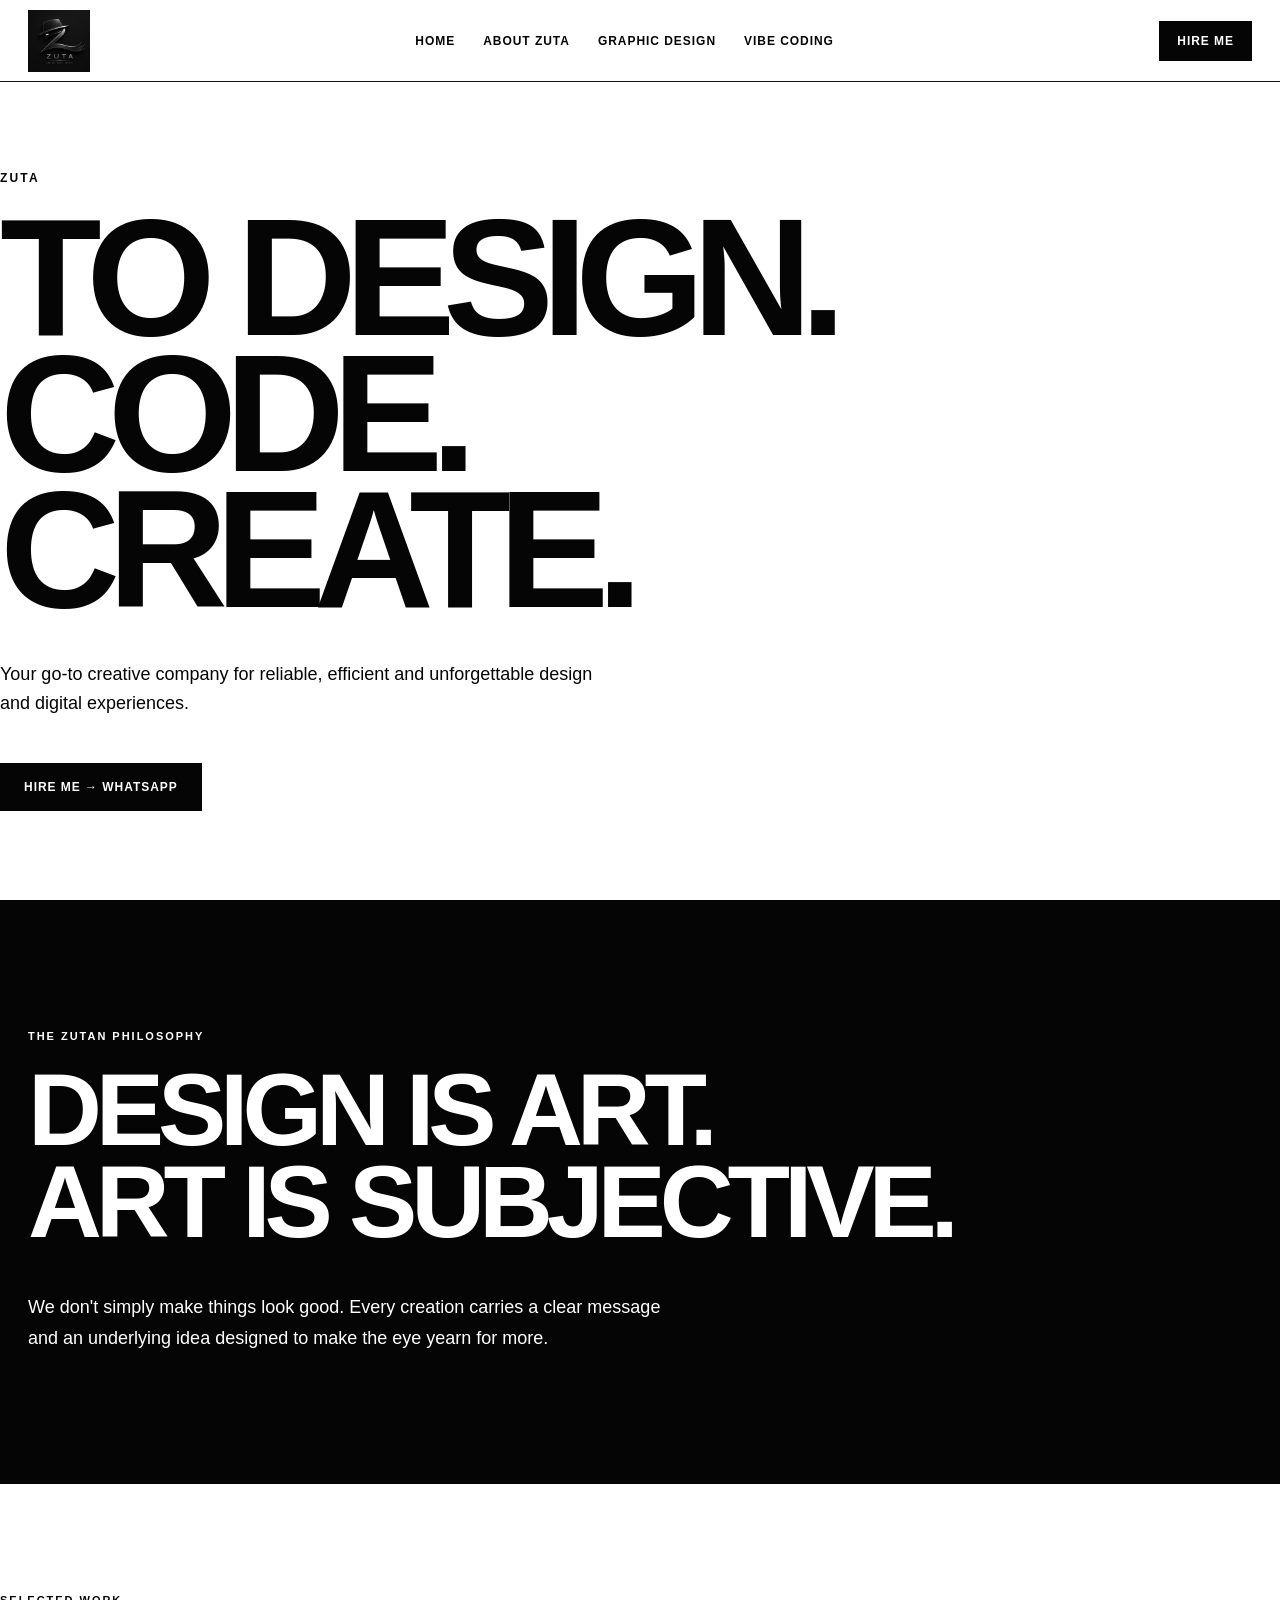
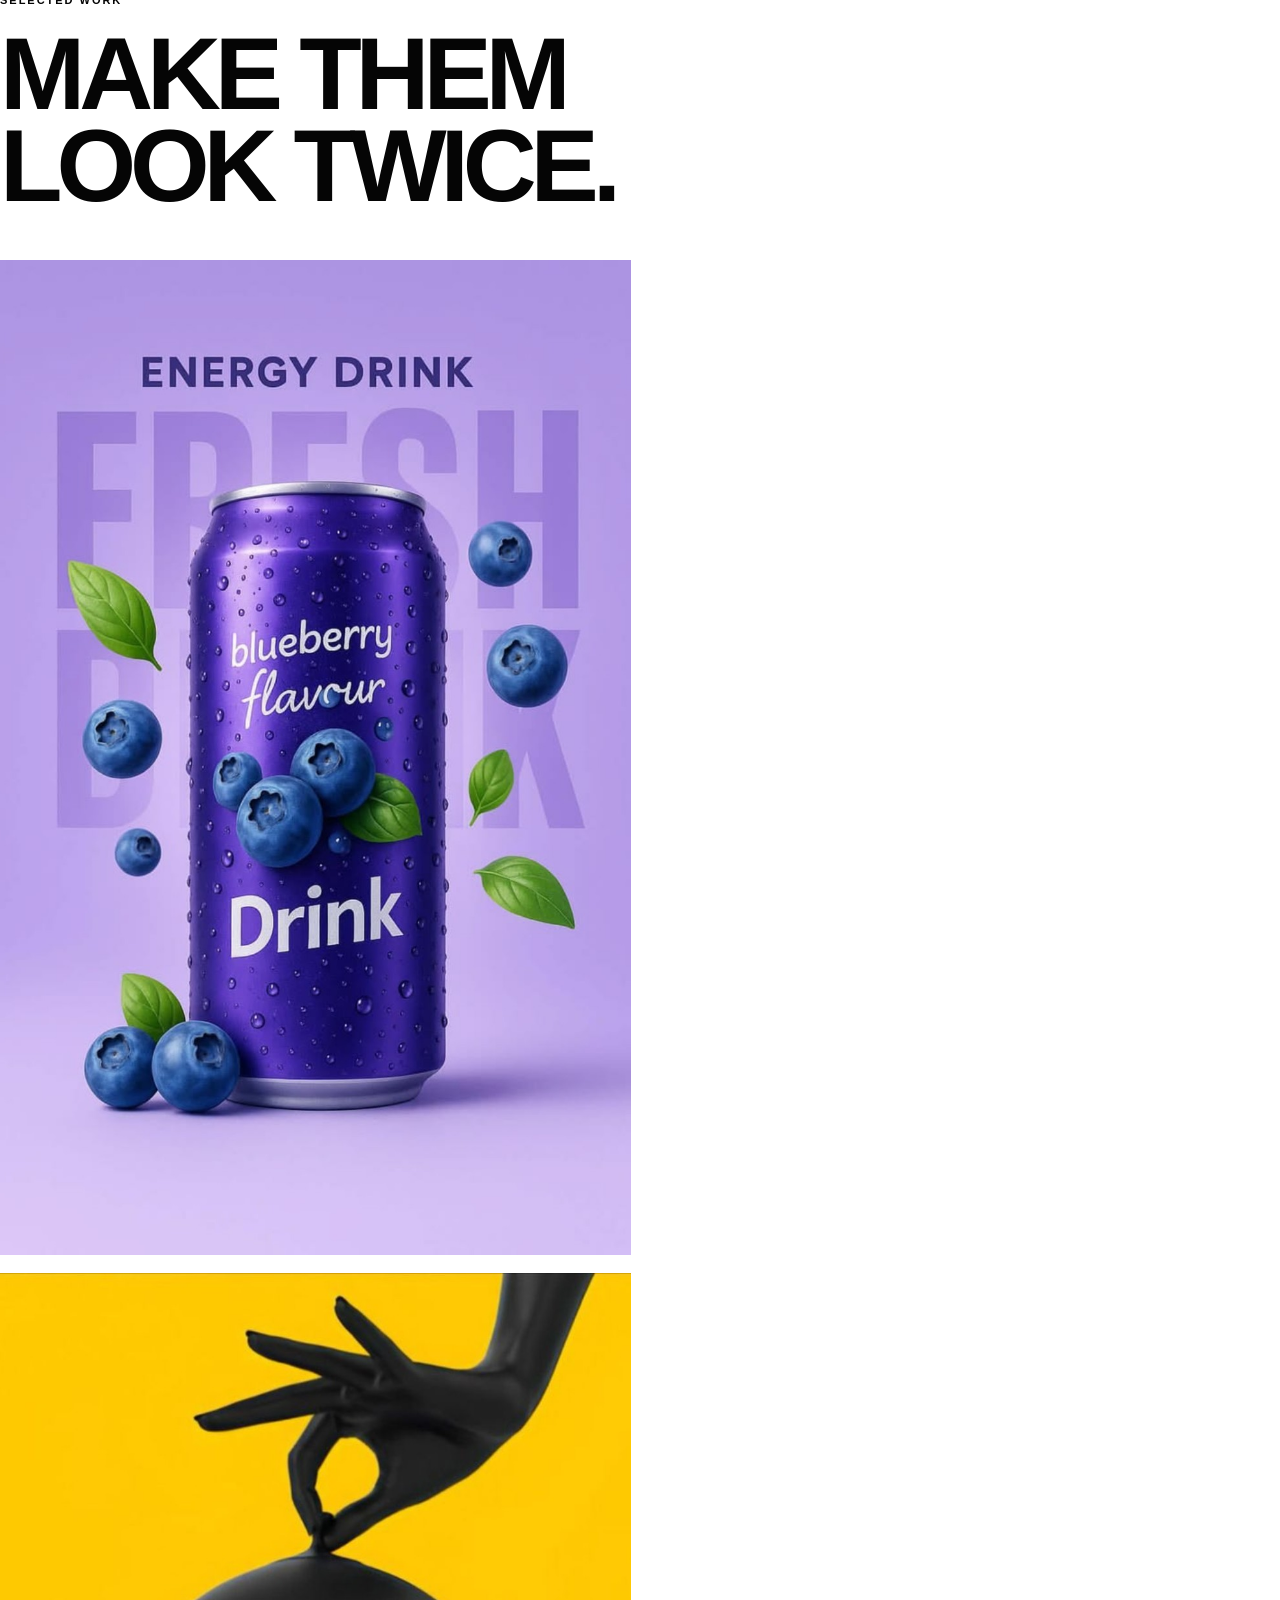
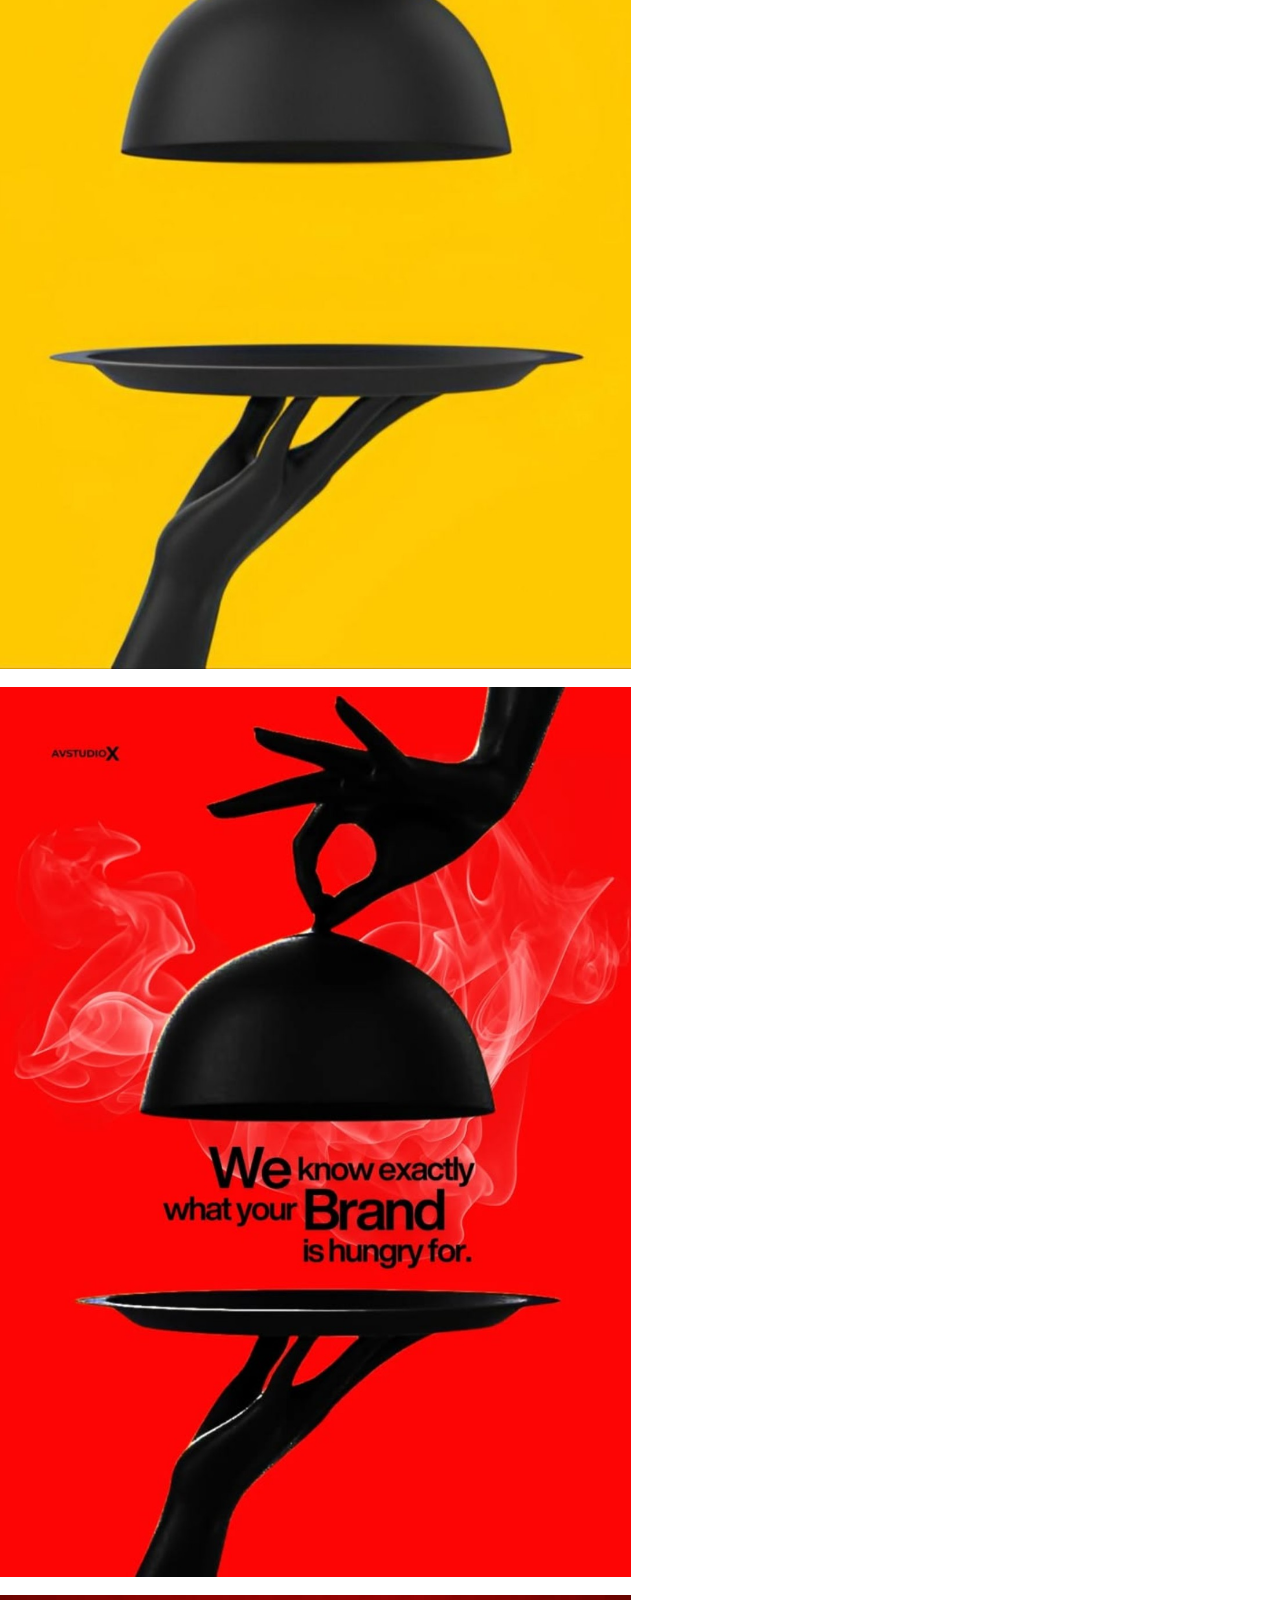
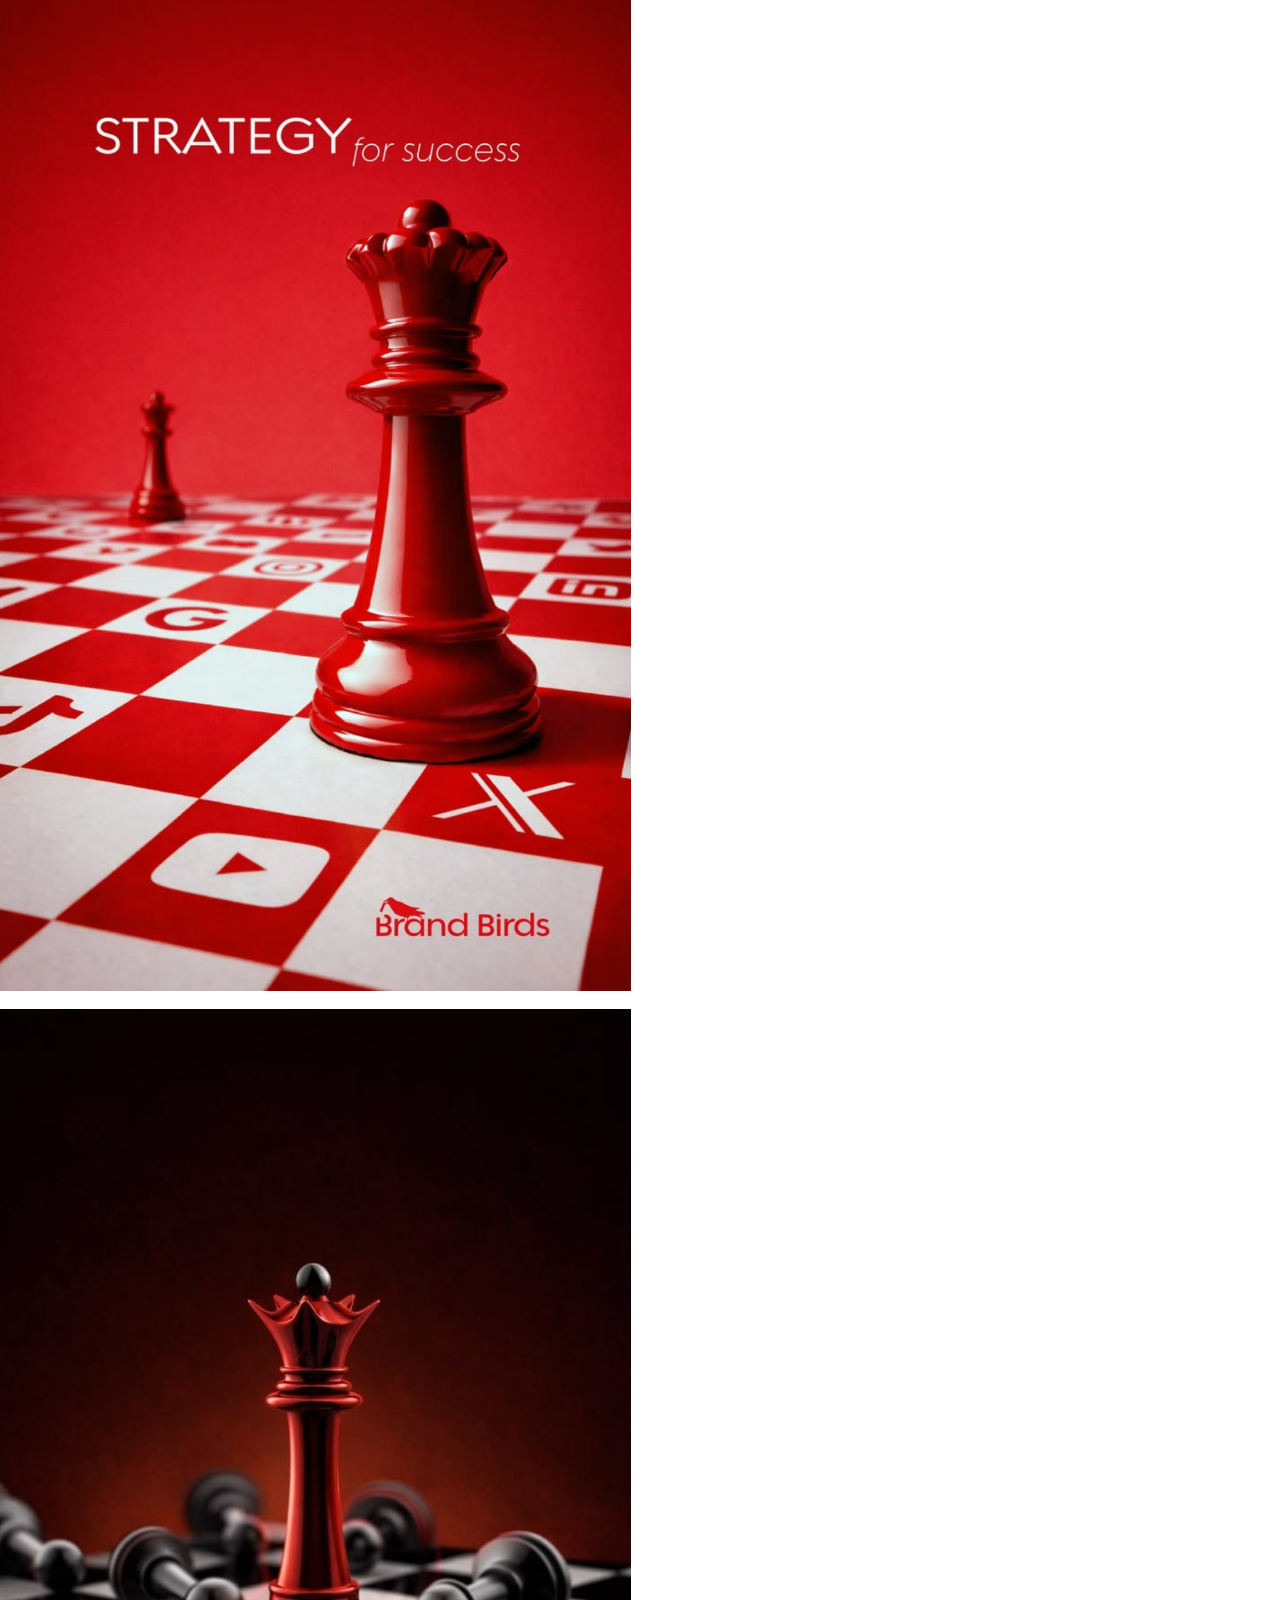
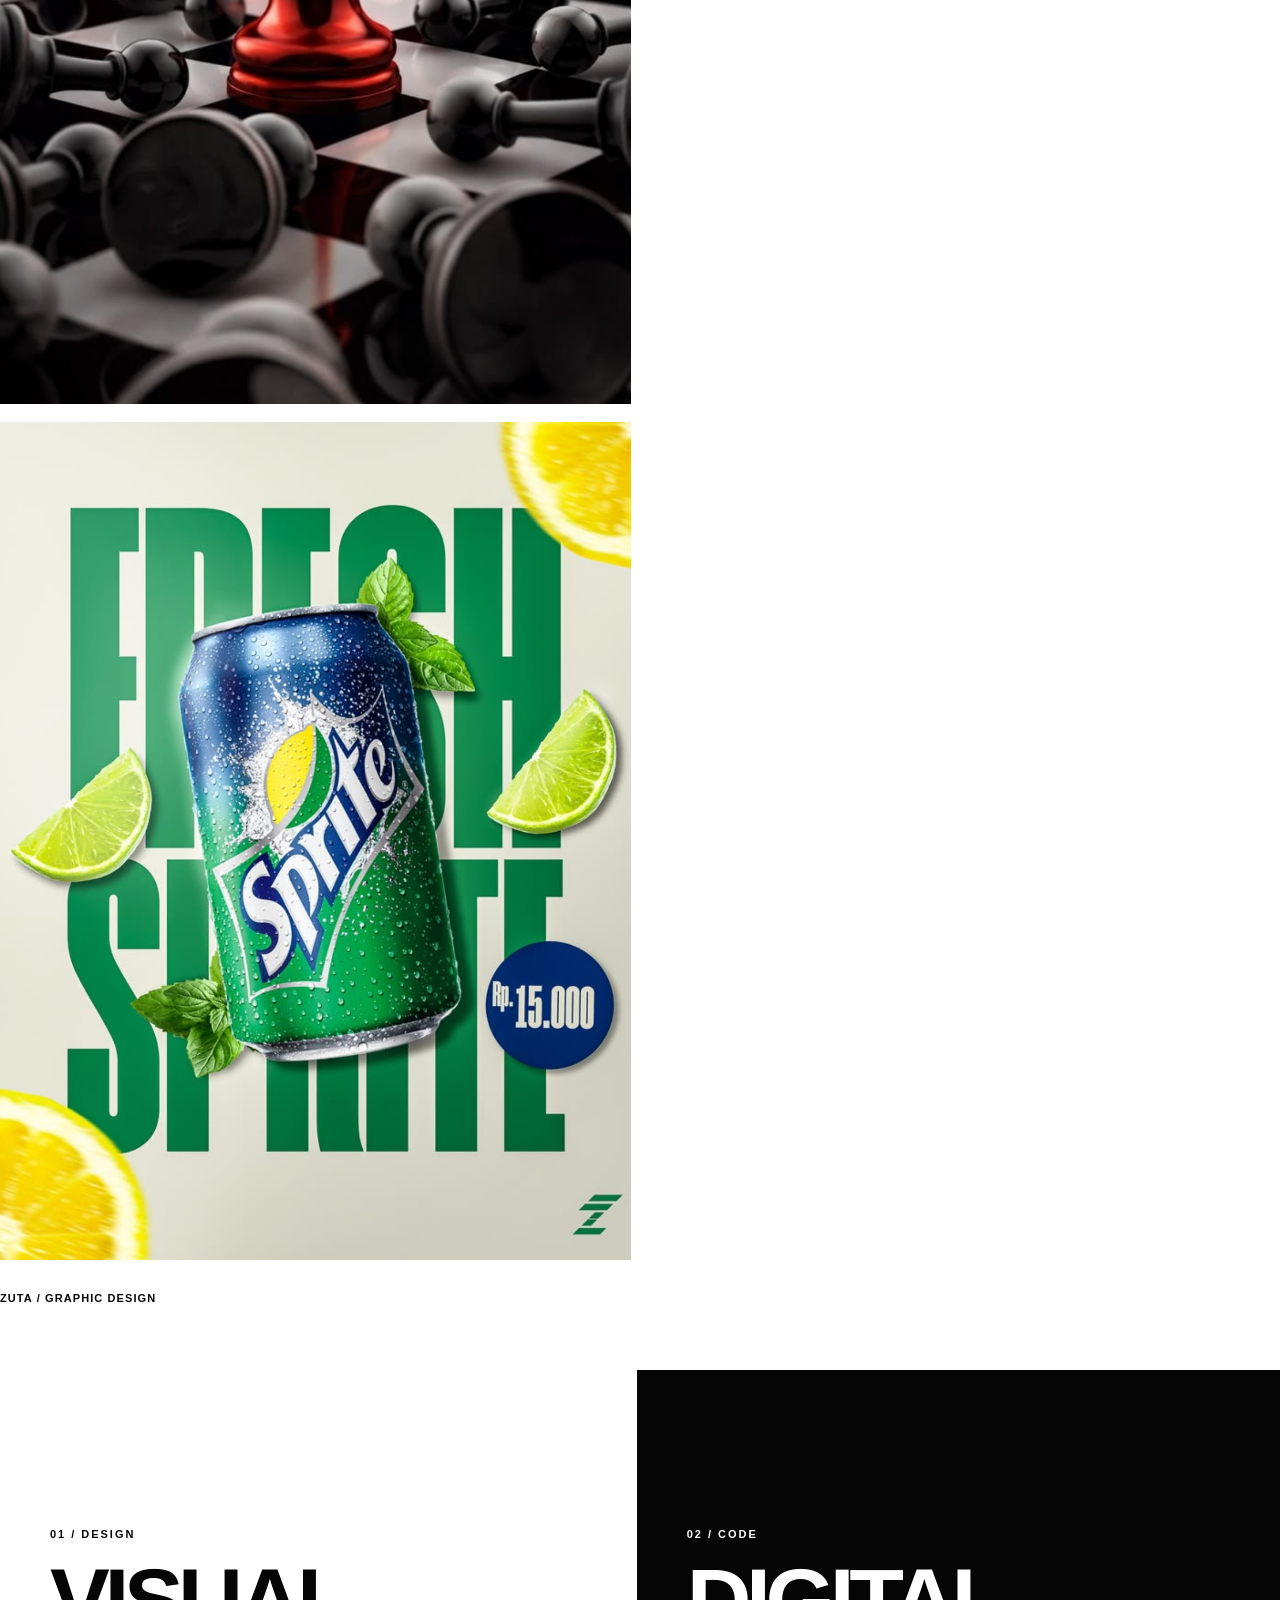
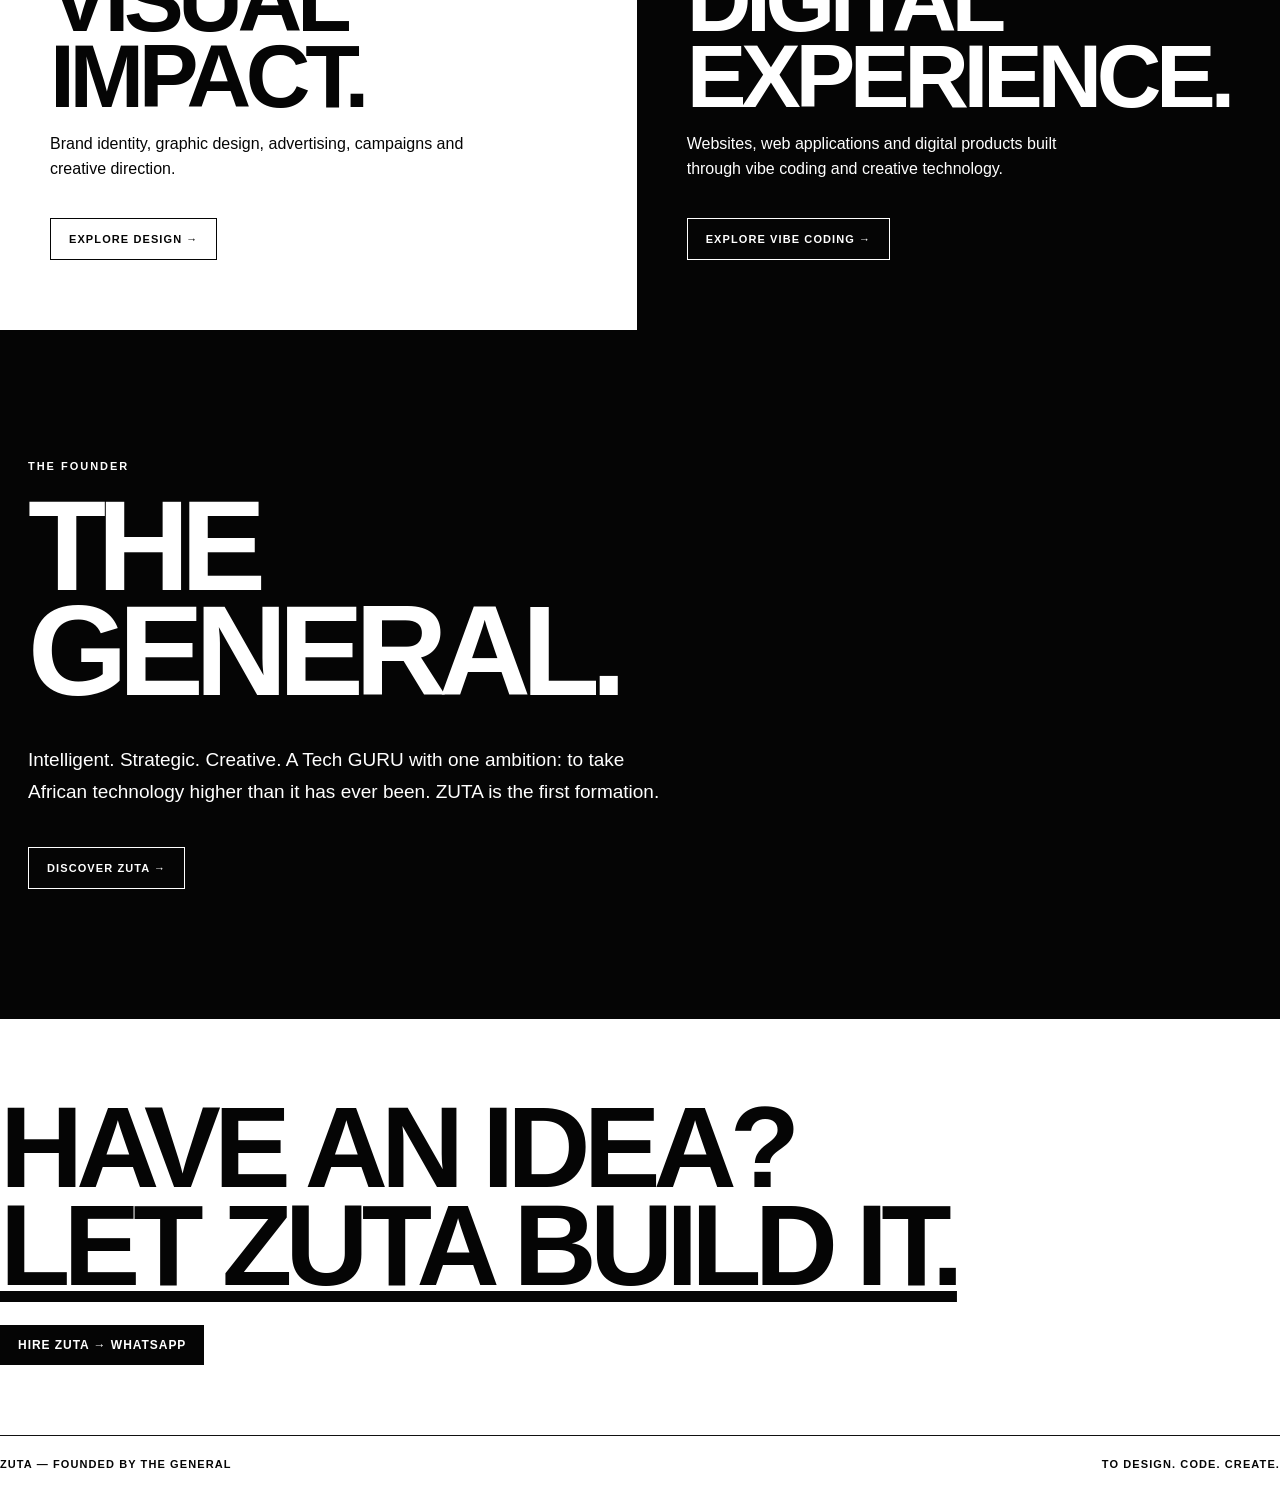
<file: index.html>
<!doctype html>
<html lang="en">
<head>
  <meta charset="utf-8">
  <meta name="viewport" content="width=device-width,initial-scale=1">
  <title>ZUTA — To Design. Code. Create.</title>

  <link rel="stylesheet" href="styles.css">

  <style>
    * {
      box-sizing: border-box;
    }

    html {
      scroll-behavior: smooth;
    }

    body {
      margin: 0;
      background: #fff;
      color: #050505;
      font-family: Arial, Helvetica, sans-serif;
    }

    a {
      color: inherit;
      text-decoration: none;
    }

    img {
      max-width: 100%;
      display: block;
    }

    .wrap {
      max-width: 1280px;
      margin: auto;
      padding: 0 28px;
    }

    /* NAVIGATION */

    .nav {
      height: 82px;
      display: flex;
      align-items: center;
      justify-content: space-between;
      border-bottom: 1px solid #111;
      background: #fff;
      position: relative;
      z-index: 20;
    }

    .nav img {
      width: 62px;
      height: auto;
    }

    .navlinks {
      display: flex;
      gap: 28px;
      font-size: 12px;
      font-weight: 700;
      letter-spacing: .08em;
    }

    .hire {
      background: #050505;
      color: #fff;
      padding: 13px 18px;
      font-weight: 800;
      font-size: 12px;
      letter-spacing: .08em;
    }

    .mobile-menu {
      display: none;
    }

    /* HERO */

    .hero {
      min-height: calc(100vh - 82px);
      display: flex;
      flex-direction: column;
      justify-content: center;
      padding: 70px 0;
    }

    .eyebrow {
      font-size: 12px;
      font-weight: 800;
      letter-spacing: .18em;
      margin-bottom: 24px;
    }

    .hero h1 {
      font-family: Arial, Helvetica, sans-serif;
      font-size: clamp(70px, 13vw, 190px);
      line-height: .82;
      letter-spacing: -.075em;
      margin: 0;
      max-width: 1050px;
      font-weight: 900;
    }

    .hero h1 span {
      display: block;
    }

    .hero .sub {
      max-width: 620px;
      font-size: 18px;
      line-height: 1.6;
      margin-top: 42px;
    }

    .hero .cta {
      display: inline-block;
      margin-top: 28px;
      background: #050505;
      color: #fff;
      padding: 17px 24px;
      font-weight: 800;
      letter-spacing: .08em;
      font-size: 12px;
      width: max-content;
    }

    /* PHILOSOPHY */

    .statement {
      background: #050505;
      color: #fff;
      padding: 130px 0;
    }

    .statement h2 {
      font-family: Arial, Helvetica, sans-serif;
      font-size: clamp(48px, 8vw, 112px);
      line-height: .9;
      letter-spacing: -.06em;
      margin: 0;
      font-weight: 900;
    }

    .statement p {
      max-width: 650px;
      font-size: 18px;
      line-height: 1.7;
      margin: 44px 0 0;
    }

    .label {
      font-size: 11px;
      font-weight: 800;
      letter-spacing: .18em;
      margin-bottom: 22px;
    }

    /* SELECTED WORK */

    .section {
      padding: 110px 0;
    }

    .section-title {
      font-family: Arial, Helvetica, sans-serif;
      font-size: clamp(48px, 8vw, 112px);
      line-height: .9;
      letter-spacing: -.06em;
      margin: 0;
      font-weight: 900;
    }

    .workgrid {
      display: grid;
      grid-template-columns: repeat(2, 1fr);
      gap: 18px;
      margin-top: 48px;
    }

    .workcard {
      position: relative;
      overflow: hidden;
      background: #eee;
      min-height: 300px;
    }

    .workcard img {
      width: 100%;
      height: 100%;
      object-fit: cover;
      transition: transform .6s ease;
    }

    .workcard:hover img {
      transform: scale(1.03);
    }

    .workmeta {
      padding: 14px 0 5px;
      font-size: 11px;
      font-weight: 800;
      letter-spacing: .1em;
    }

    .workitem {
      min-width: 0;
    }

    .workcard {
      aspect-ratio: 4 / 3;
      min-height: 0;
    }

    /* DESIGN + CODE */

    .duo {
      display: grid;
      grid-template-columns: 1fr 1fr;
      min-height: 560px;
    }

    .duo > div {
      padding: 70px 50px;
      display: flex;
      flex-direction: column;
      justify-content: flex-end;
    }

    .duo .black {
      background: #050505;
      color: #fff;
    }

    .duo h3 {
      font-family: Arial, Helvetica, sans-serif;
      font-size: clamp(52px, 7vw, 100px);
      margin: 0;
      letter-spacing: -.06em;
      line-height: .85;
      font-weight: 900;
    }

    .duo p {
      max-width: 420px;
      line-height: 1.6;
    }

    .outline-btn {
      display: inline-block;
      border: 1px solid currentColor;
      padding: 14px 18px;
      margin-top: 20px;
      width: max-content;
      font-size: 11px;
      font-weight: 800;
      letter-spacing: .1em;
    }

    /* THE GENERAL */

    .general {
      background: #050505;
      color: #fff;
      padding: 130px 0;
    }

    .general h2 {
      font-family: Arial, Helvetica, sans-serif;
      font-size: clamp(60px, 10vw, 150px);
      line-height: .82;
      letter-spacing: -.07em;
      margin: 0;
      font-weight: 900;
    }

    .general p {
      max-width: 650px;
      font-size: 19px;
      line-height: 1.7;
      margin-top: 40px;
    }

    /* FOOTER */

    .footer {
      padding: 80px 0 30px;
    }

    .footer h2 {
      font-family: Arial, Helvetica, sans-serif;
      font-size: clamp(50px, 9vw, 120px);
      line-height: .85;
      letter-spacing: -.06em;
      margin: 0;
      font-weight: 900;
    }

    .footer .bottom {
      display: flex;
      justify-content: space-between;
      border-top: 1px solid #111;
      margin-top: 70px;
      padding-top: 22px;
      font-size: 11px;
      font-weight: 700;
      letter-spacing: .1em;
    }

    /* MOBILE */

    @media (max-width: 800px) {

      .wrap {
        padding: 0 18px;
      }

      .nav {
        height: 72px;
      }

      .nav img {
        width: 52px;
      }

      .navlinks {
        display: none;
      }

      .mobile-menu {
        display: block;
        font-size: 11px;
        font-weight: 800;
      }

      .hero {
        min-height: 80vh;
        padding: 55px 0;
      }

      .hero h1 {
        font-size: clamp(64px, 19vw, 120px);
      }

      .hero .sub {
        font-size: 16px;
      }

      .statement,
      .general {
        padding: 85px 0;
      }

      .section {
        padding: 80px 0;
      }

      .workgrid {
        grid-template-columns: 1fr;
      }

      .duo {
        grid-template-columns: 1fr;
      }

      .duo > div {
        min-height: 400px;
        padding: 35px 25px;
      }

      .footer .bottom {
        flex-direction: column;
        gap: 15px;
      }
    }
  </style>
</head>

<body>

<header class="nav wrap">

  <a href="index.html" aria-label="ZUTA Home">
    <img src="logo.png" alt="ZUTA Logo">
  </a>

  <nav class="navlinks">
    <a href="index.html">HOME</a>
    <a href="about.html">ABOUT ZUTA</a>
    <a href="graphic-design.html">GRAPHIC DESIGN</a>
    <a href="vibe-coding.html">VIBE CODING</a>
  </nav>

  <a
    class="hire"
    href="https://wa.me/447735310361?text=Hi%20ZUTA%2C%20I%27d%20like%20to%20work%20with%20you."
  >
    HIRE ME
  </a>

  <span class="mobile-menu">MENU</span>

</header>


<main>

  <!-- HERO -->

  <section class="hero wrap">

    <div class="eyebrow">
       ZUTA
    </div>

    <h1>
      <span>TO DESIGN.</span>
      <span>CODE.</span>
      <span>CREATE.</span>
    </h1>

    <p class="sub">
      Your go-to creative company for reliable, efficient
      and unforgettable design and digital experiences.
    </p>

    <a
      class="cta"
      href="https://wa.me/447735310361?text=Hi%20ZUTA%2C%20I%27d%20like%20to%20work%20with%20you."
    >
      HIRE ME → WHATSAPP
    </a>

  </section>


  <!-- PHILOSOPHY -->

  <section class="statement">

    <div class="wrap">

      <div class="label">
        THE ZUTAN PHILOSOPHY
      </div>

      <h2>
        DESIGN IS ART.<br>
        ART IS SUBJECTIVE.
      </h2>

      <p>
        We don't simply make things look good.
        Every creation carries a clear message and
        an underlying idea designed to make the eye
        yearn for more.
      </p>

    </div>

  </section>


  <!-- SELECTED WORK -->

  <section class="section wrap">

    <div class="label">
      SELECTED WORK
    </div>

    <h2 class="section-title">
      MAKE THEM <br>
      LOOK TWICE.
      <br>
    </h2>

    <div class="workgrid">

      <div class="workitem">

        <a class="workcard" href="graphic-design.html">
          <img src="design-01.jpg" alt="ZUTA Graphic Design Work 01"><br>
        </a>
        <div class="workmeta">
          ZUTA / GRAPHIC DESIGN
        </div>
      </div>
      <br>

      <div class="workitem">
        <a class="workcard" href="graphic-design.html">
          <img src="design-02.jpg" alt="ZUTA Graphic Design Work 02"><br>
        </a>
      
        <div class="workmeta">
          ZUTA / GRAPHIC DESIGN
        </div>
      </div>
      <br>

      <div class="workitem">
        <a class="workcard" href="graphic-design.html">
          <img src="design-03.jpg" alt="ZUTA Graphic Design Work 03"><br>
        </a>
        
        <div class="workmeta">
          ZUTA / GRAPHIC DESIGN
        </div>
      </div>
      <br>

      <div class="workitem">
        <a class="workcard" href="graphic-design.html">
          <img src="design-04.jpg" alt="ZUTA Graphic Design Work 04"><br>
        </a>
        <div class="workmeta">
          ZUTA / GRAPHIC DESIGN
        </div>
      </div>
      <br>

      <div class="workitem">
        <a class="workcard" href="graphic-design.html">
          <img src="design-05.jpg" alt="ZUTA Graphic Design Work 05"><br>
        </a>
        <div class="workmeta">
          ZUTA / GRAPHIC DESIGN
        </div>
      </div>
      <br>

      <div class="workitem">
        <a class="workcard" href="graphic-design.html">
          <img src="design-06.jpg" alt="ZUTA Graphic Design Work 06"><br>
        </a>
        <div class="workmeta">
          ZUTA / GRAPHIC DESIGN
        </div>
      </div>
      <br>

    </div>

  </section>


  <!-- DESIGN + CODE -->

  <section class="duo">

    <div>

      <div class="label">
        01 / DESIGN
      </div>

      <h3>
        VISUAL<br>
        IMPACT.
      </h3>

      <p>
        Brand identity, graphic design, advertising,
        campaigns and creative direction.
      </p>

      <a class="outline-btn" href="graphic-design.html">
        EXPLORE DESIGN →
      </a>

    </div>


    <div class="black">

      <div class="label">
        02 / CODE
      </div>

      <h3>
        DIGITAL<br>
        EXPERIENCE.
      </h3>

      <p>
        Websites, web applications and digital products
        built through vibe coding and creative technology.
      </p>

      <a class="outline-btn" href="vibe-coding.html">
        EXPLORE VIBE CODING →
      </a>

    </div>

  </section>


  <!-- THE GENERAL -->

  <section class="general">

    <div class="wrap">

      <div class="label">
        THE FOUNDER
      </div>

      <h2>
        THE<br>
        GENERAL.
      </h2>

      <p>
        Intelligent. Strategic. Creative.
        A Tech GURU with one ambition:
        to take African technology higher than
        it has ever been.
        ZUTA is the first formation.
      </p>

      <a class="outline-btn" href="about.html">
        DISCOVER ZUTA →
      </a>

    </div>

  </section>

</main>


<!-- FOOTER -->

<footer class="footer wrap">

  <h2>
    HAVE AN IDEA?<br>
    <u>LET ZUTA BUILD IT.</u>
  </h2>

  <a
    class="hire"
    href="https://wa.me/447735310361?text=Hi%20ZUTA%2C%20I%27d%20like%20to%20work%20with%20you."
    style="display:inline-block;margin-top:30px"
  >
    HIRE ZUTA → WHATSAPP
  </a>

  <div class="bottom">

    <span>
      ZUTA — FOUNDED BY THE GENERAL
    </span>

    <span>
      TO DESIGN. CODE. CREATE.
    </span>

  </div>

</footer>

</body>
        </html>
</file>
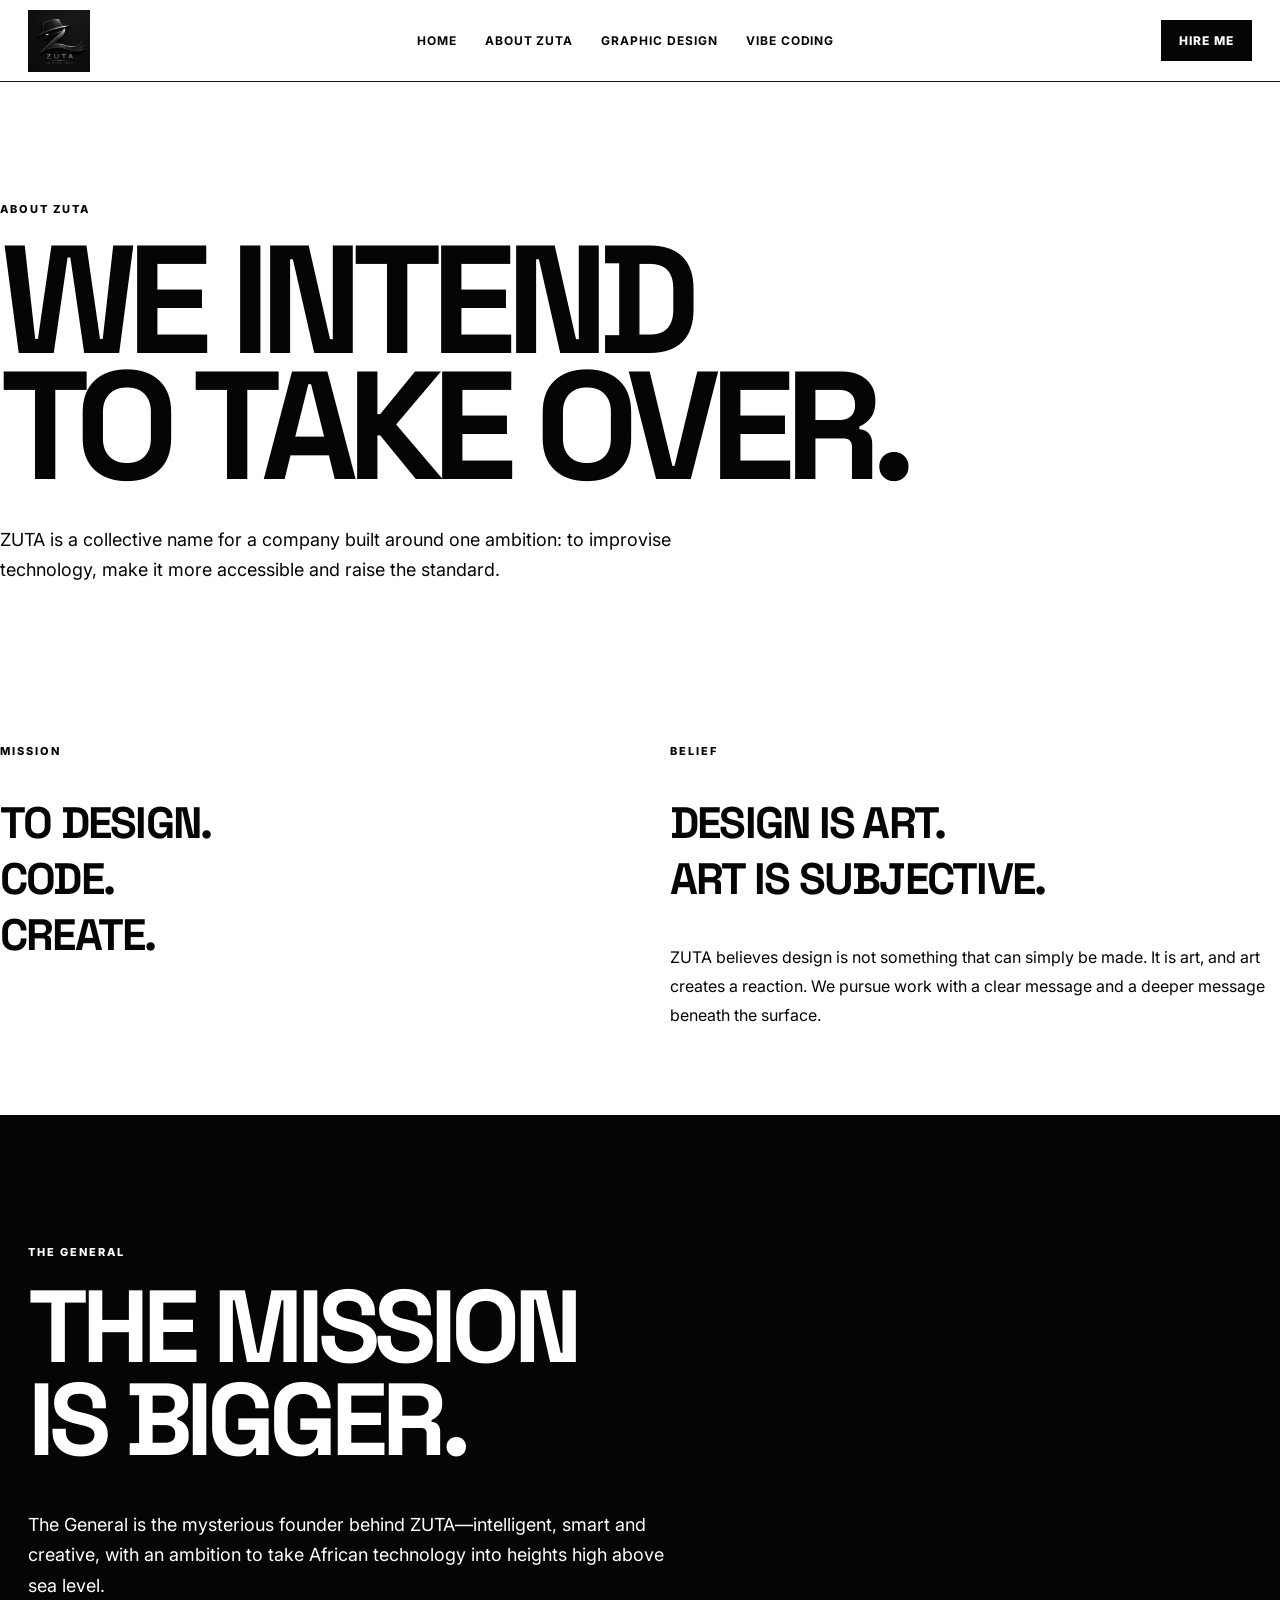
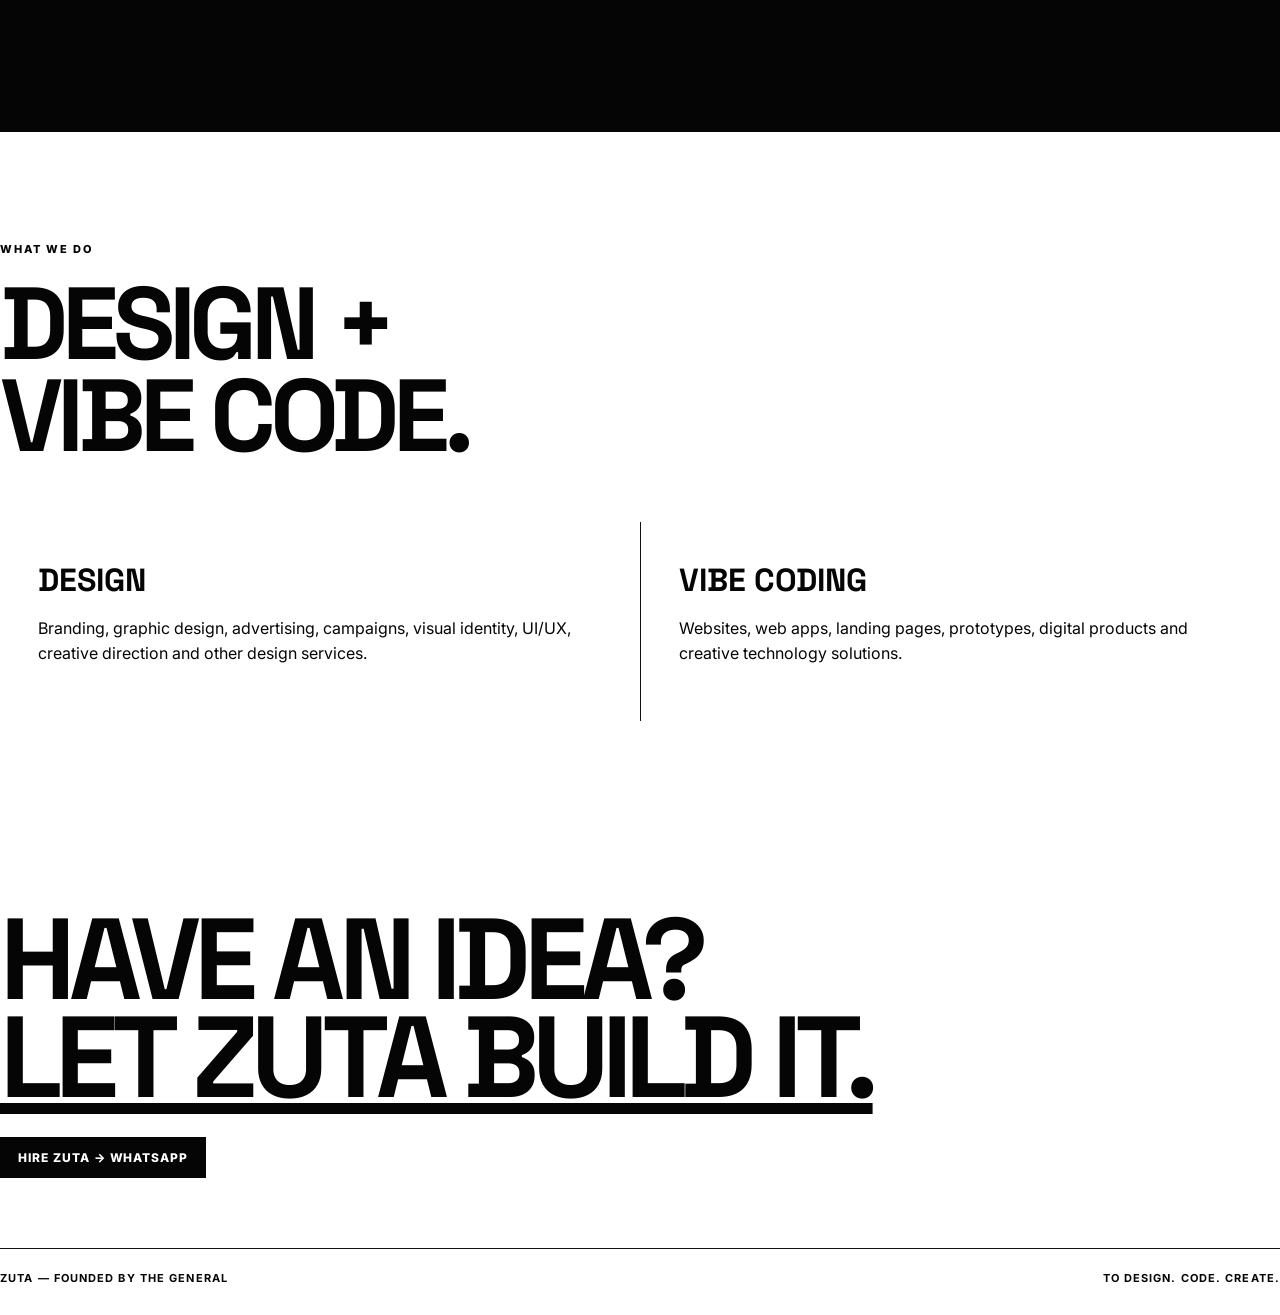
<file: about.html>
<!doctype html><html lang="en"><head><meta charset="utf-8"><meta name="viewport" content="width=device-width,initial-scale=1"><title>About ZUTA — ZUTA</title><link rel="stylesheet" href="styles.css"></head><body><header class="nav wrap">
<a href="index.html"><img src="logo.png" alt="ZUTA logo"></a>
<nav class="navlinks">
<a href="index.html">HOME</a><a href="about.html">ABOUT ZUTA</a><a href="graphic-design.html">GRAPHIC DESIGN</a><a href="vibe-coding.html">VIBE CODING</a>
</nav><a class="hire" href="https://wa.me/447735310361?text=Hi%20ZUTA%2C%20I%27d%20like%20to%20work%20with%20you.">HIRE ME</a><span class="mobile-menu">MENU</span>
</header>
<main>
<section class="pagehero wrap"><div class="label">ABOUT ZUTA</div><h1>WE INTEND<br>TO TAKE OVER.</h1><p>ZUTA is a collective name for a company built around one ambition: to improvise technology, make it more accessible and raise the standard.</p></section>
<section class="section wrap aboutgrid">
<div><div class="label">MISSION</div><h2>TO DESIGN.<br>CODE.<br>CREATE.</h2></div>
<div><div class="label">BELIEF</div><h2>DESIGN IS ART.<br>ART IS SUBJECTIVE.</h2><p>ZUTA believes design is not something that can simply be made. It is art, and art creates a reaction. We pursue work with a clear message and a deeper message beneath the surface.</p></div>
</section>
<section class="statement"><div class="wrap"><div class="label">THE GENERAL</div><h2>THE MISSION<br>IS BIGGER.</h2><p>The General is the mysterious founder behind ZUTA—intelligent, smart and creative, with an ambition to take African technology into heights high above sea level.</p></div></section>
<section class="section wrap"><div class="label">WHAT WE DO</div><h2 class="section-title">DESIGN +<br>VIBE CODE.</h2><div class="servicegrid">
<div class="service"><h3>DESIGN</h3><p>Branding, graphic design, advertising, campaigns, visual identity, UI/UX, creative direction and other design services.</p></div>
<div class="service"><h3>VIBE CODING</h3><p>Websites, web apps, landing pages, prototypes, digital products and creative technology solutions.</p></div>
</div></section>
</main>
<footer class="footer wrap">
<h2>HAVE AN IDEA?<br><u>LET ZUTA BUILD IT.</u></h2>
<a class="hire" href="https://wa.me/447735310361?text=Hi%20ZUTA%2C%20I%27d%20like%20to%20work%20with%20you." style="display:inline-block;margin-top:30px">HIRE ZUTA → WHATSAPP</a>
<div class="bottom"><span>ZUTA — FOUNDED BY THE GENERAL</span><span>TO DESIGN. CODE. CREATE.</span></div>
</footer></body></html>
</file>
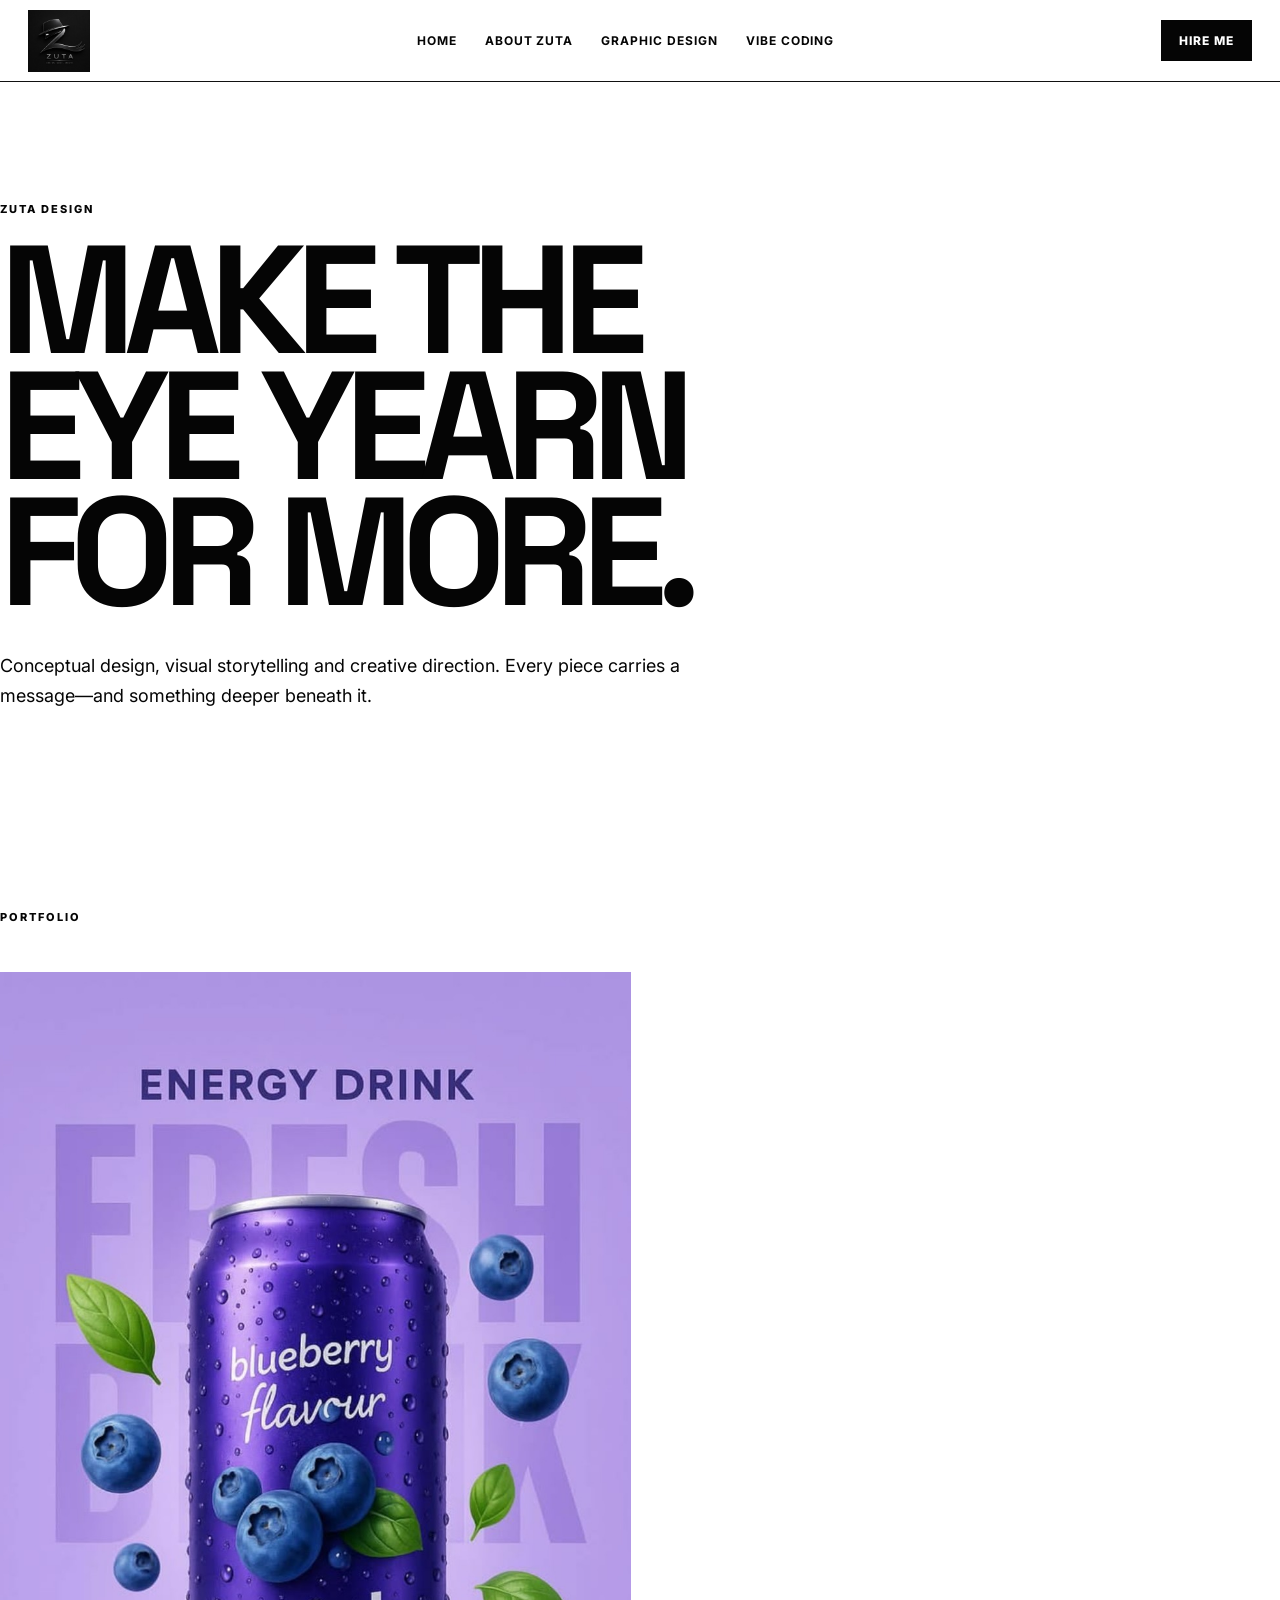
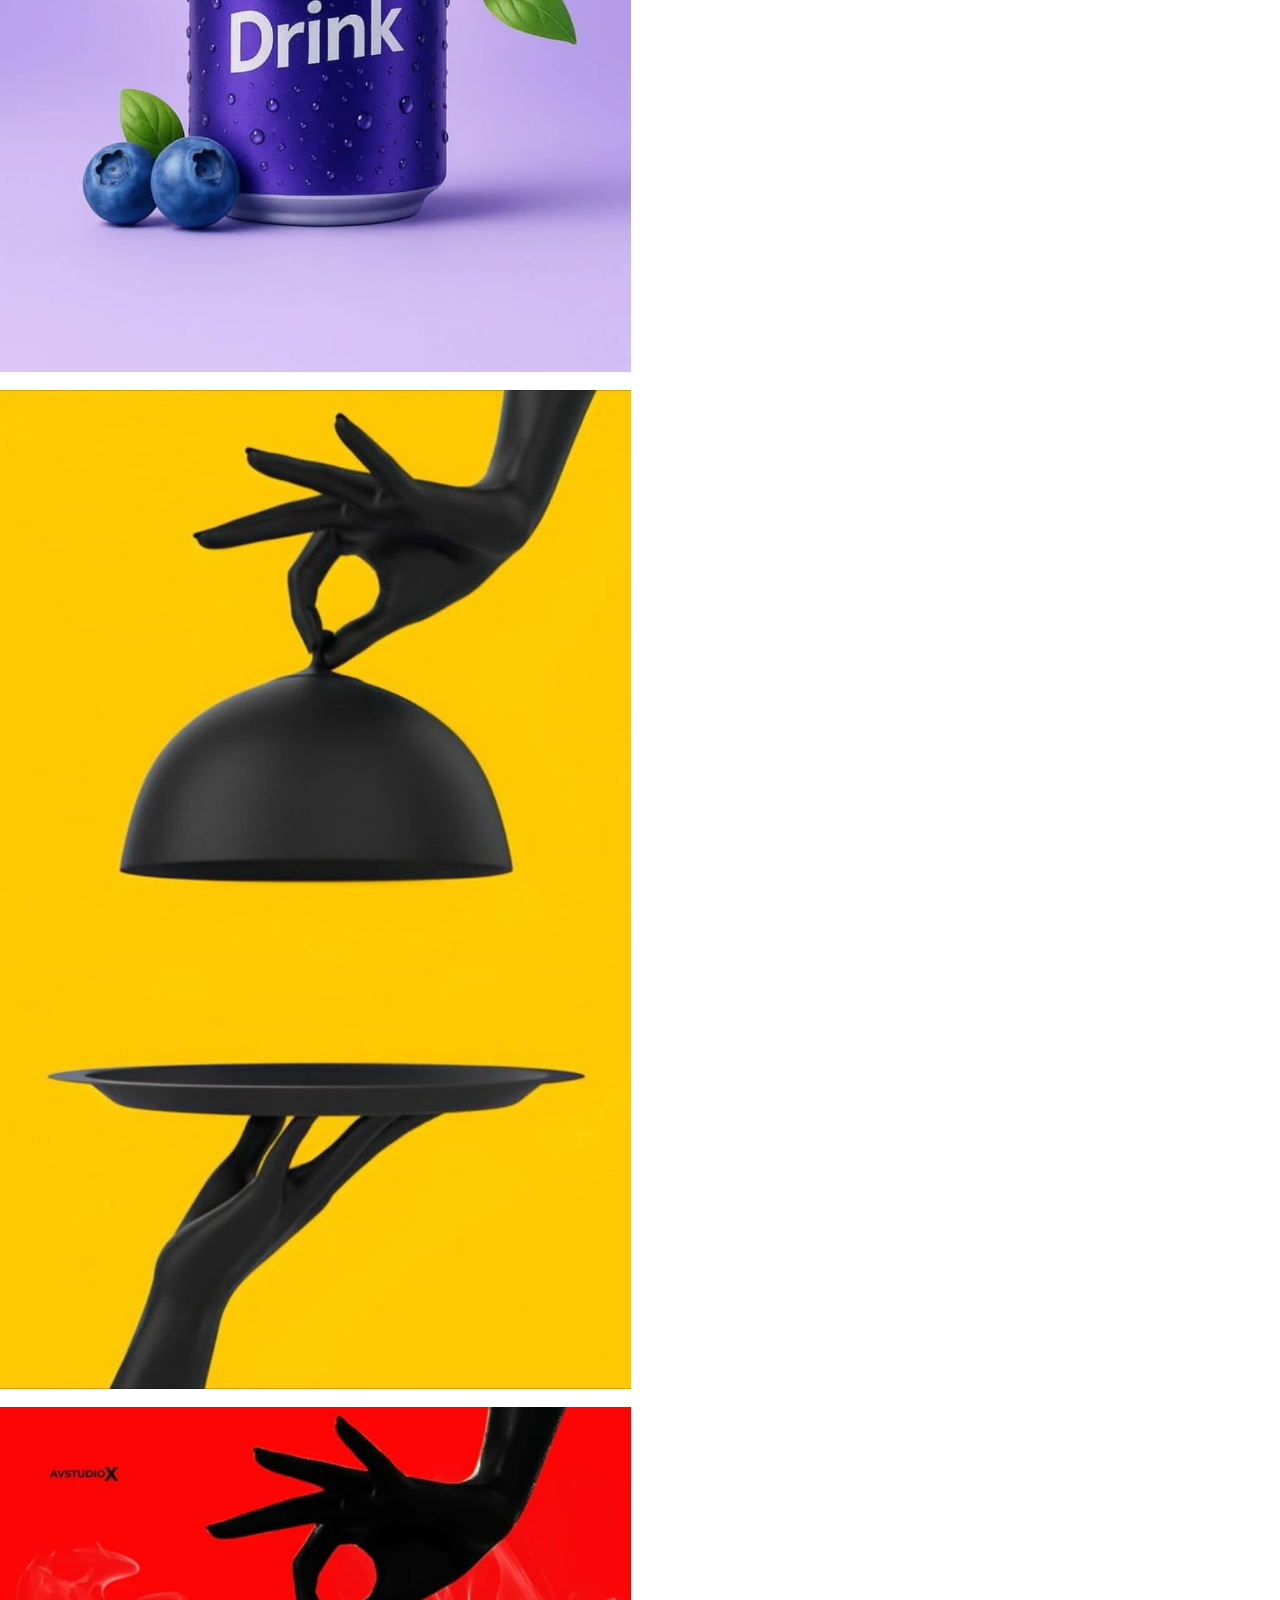
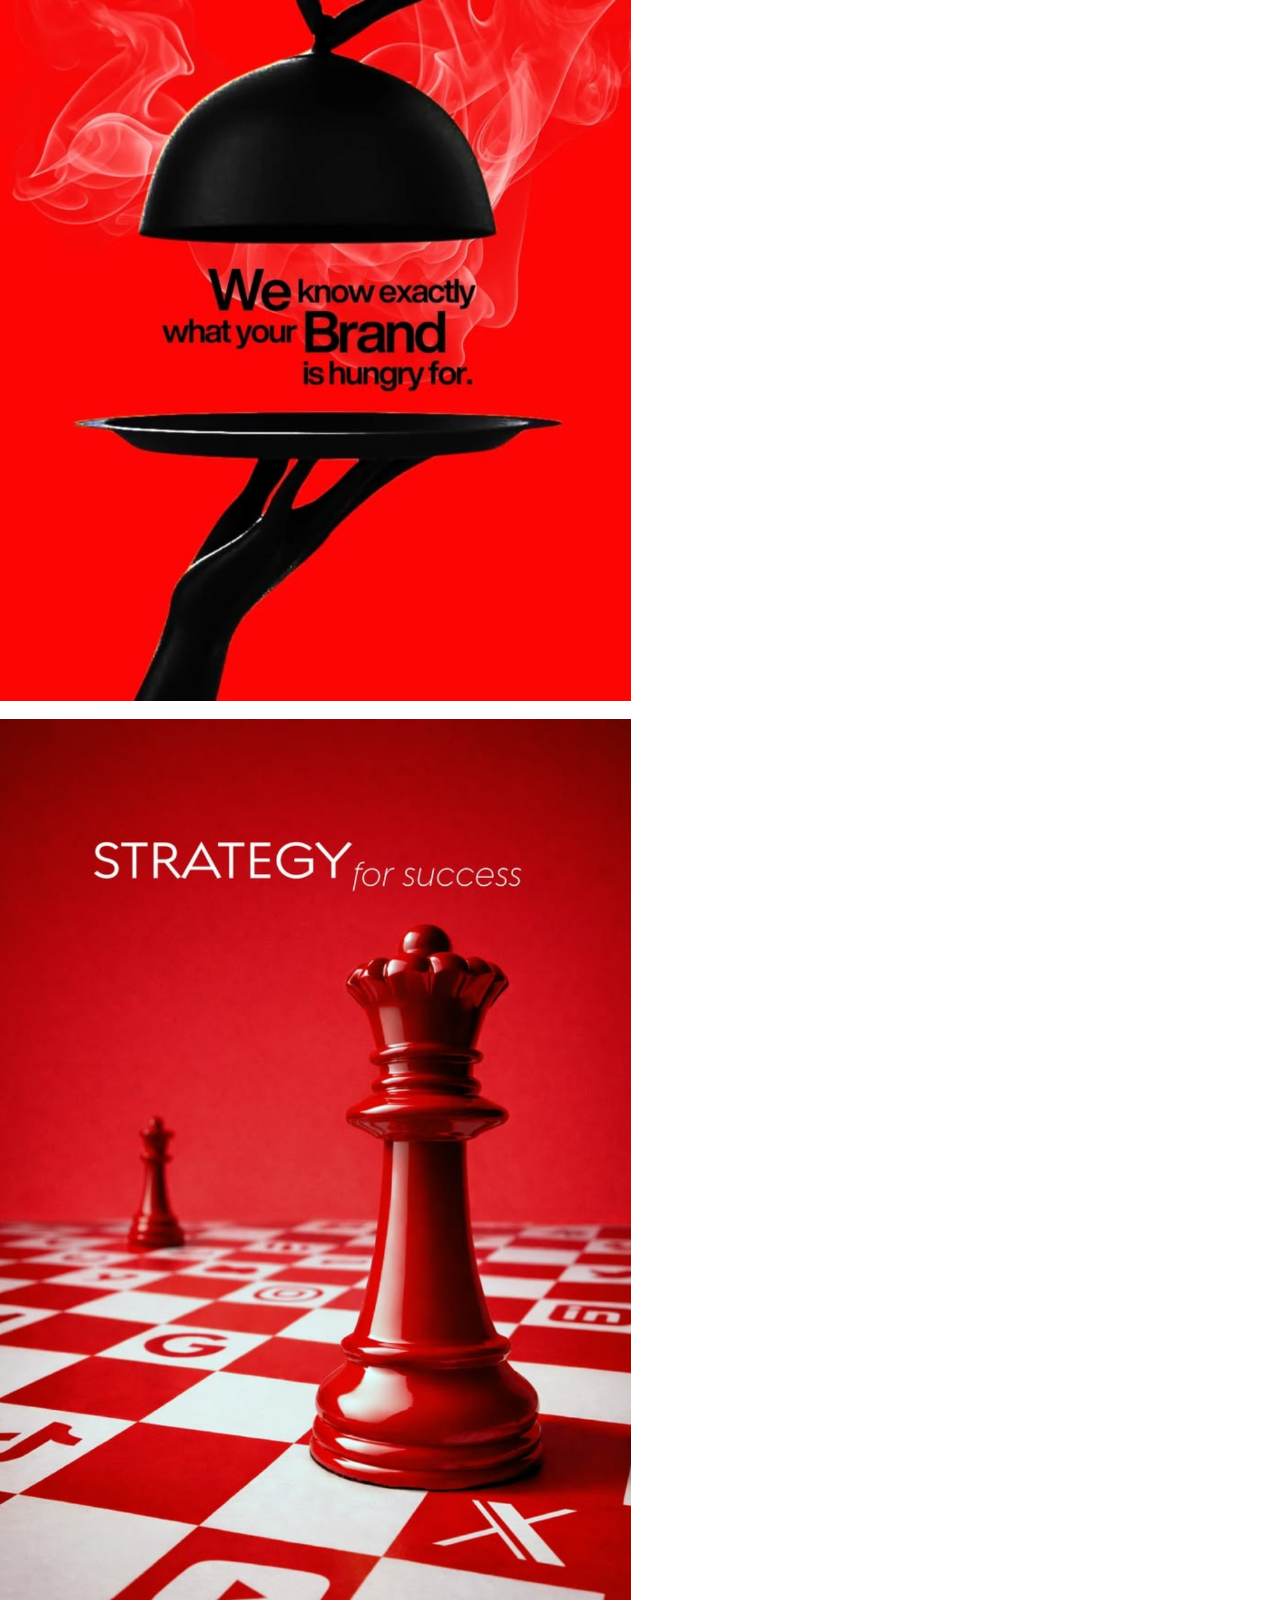
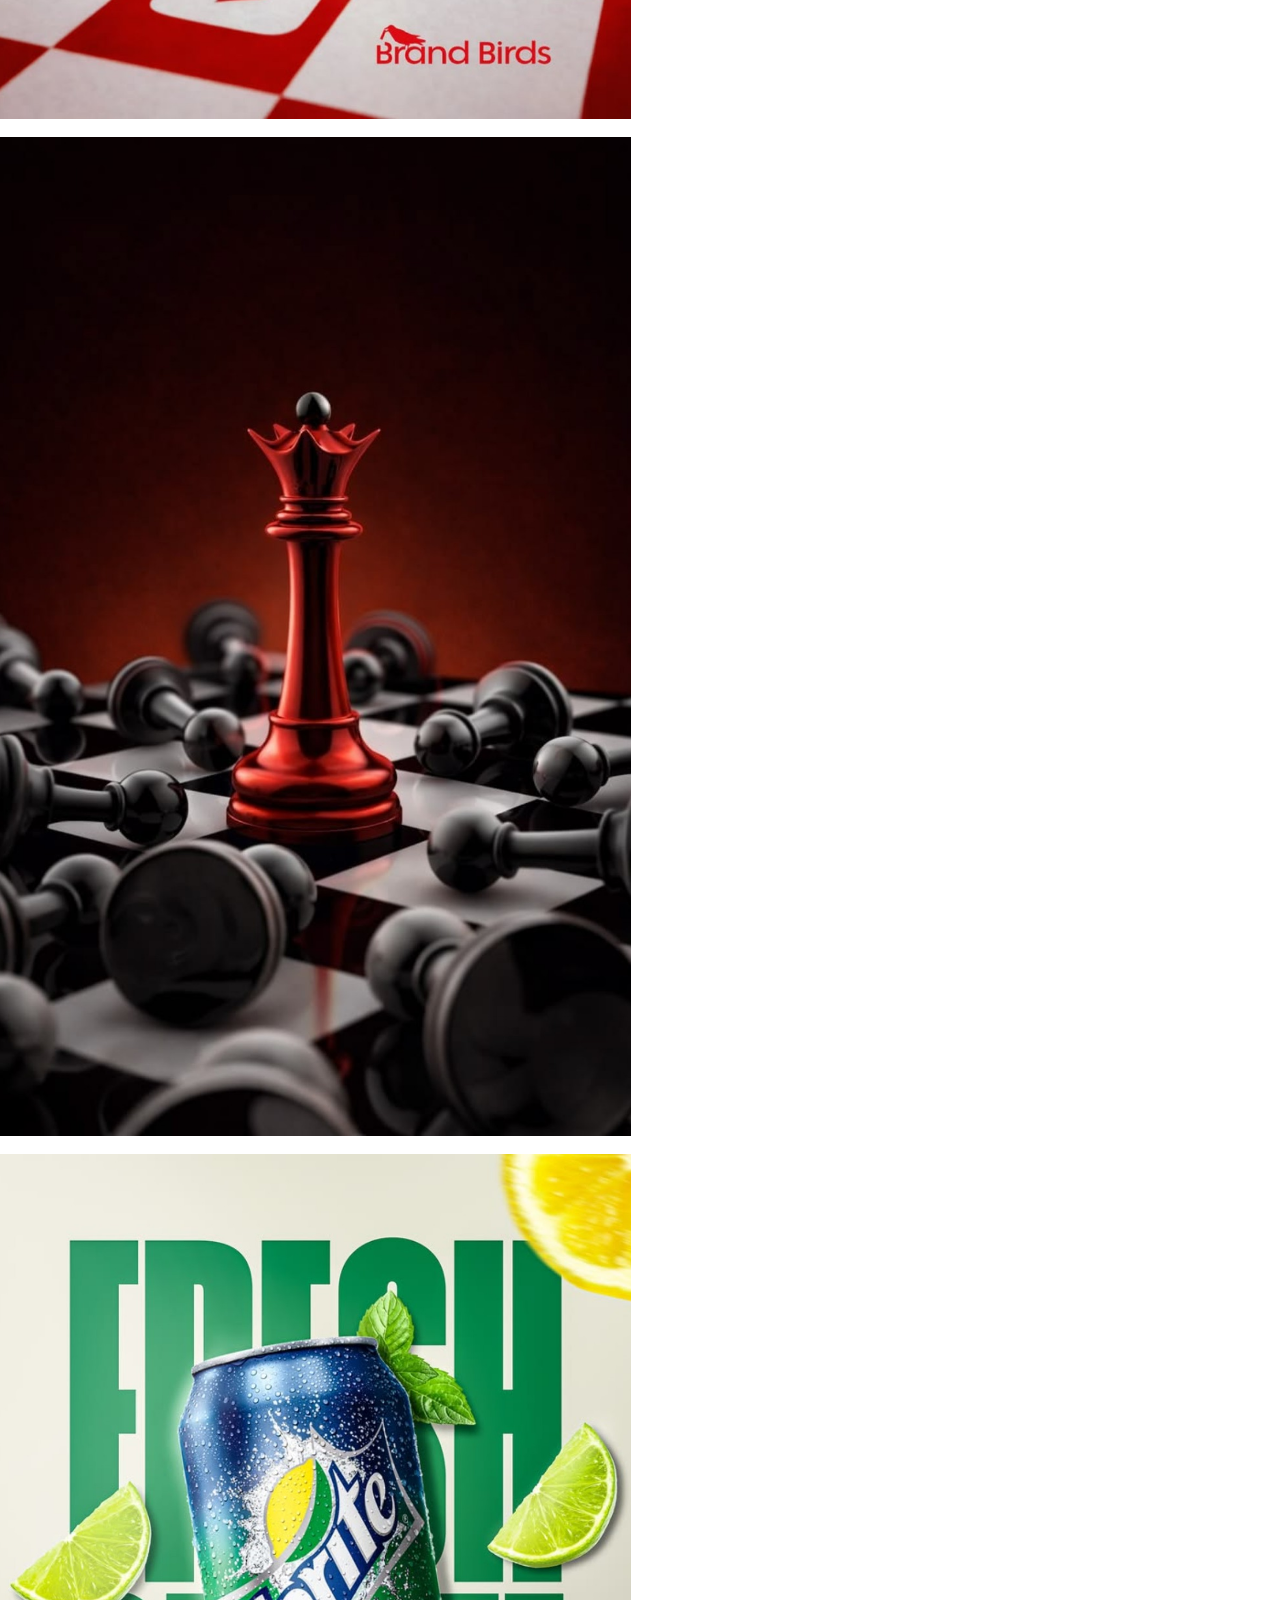
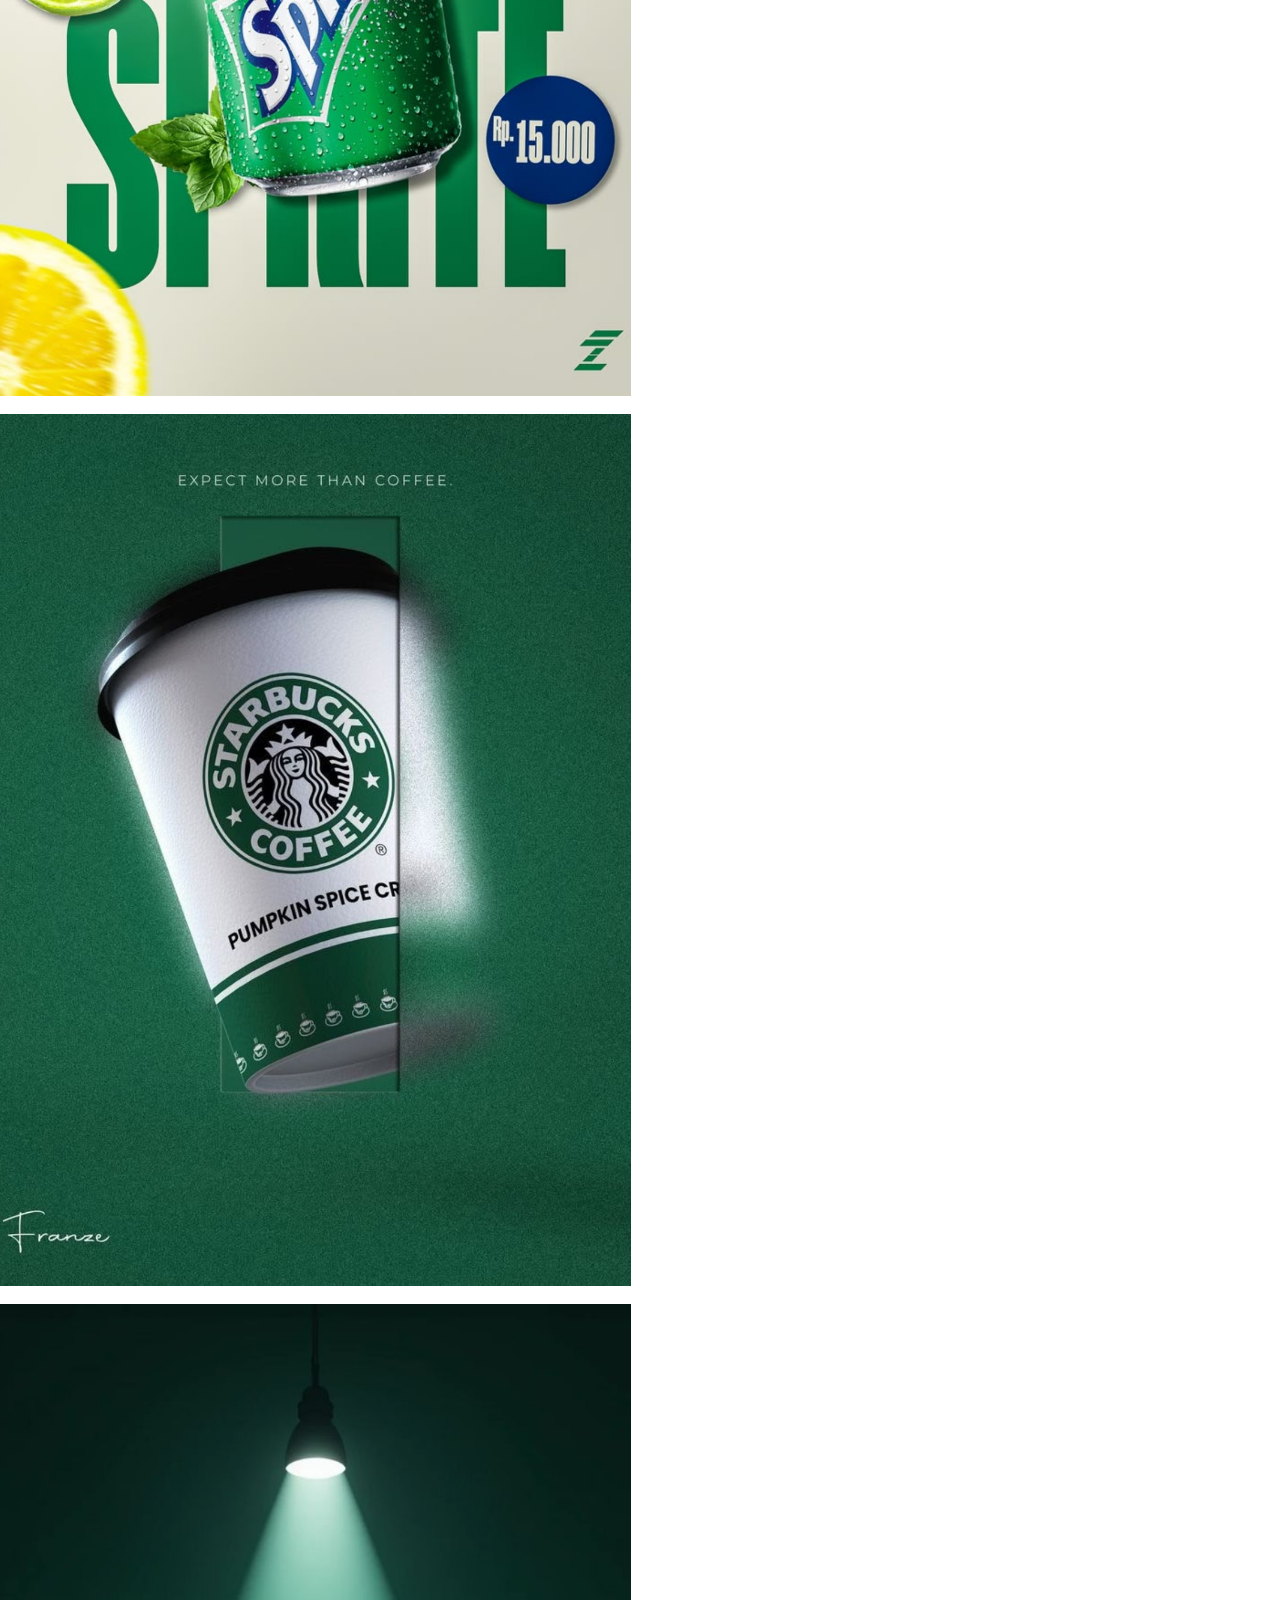
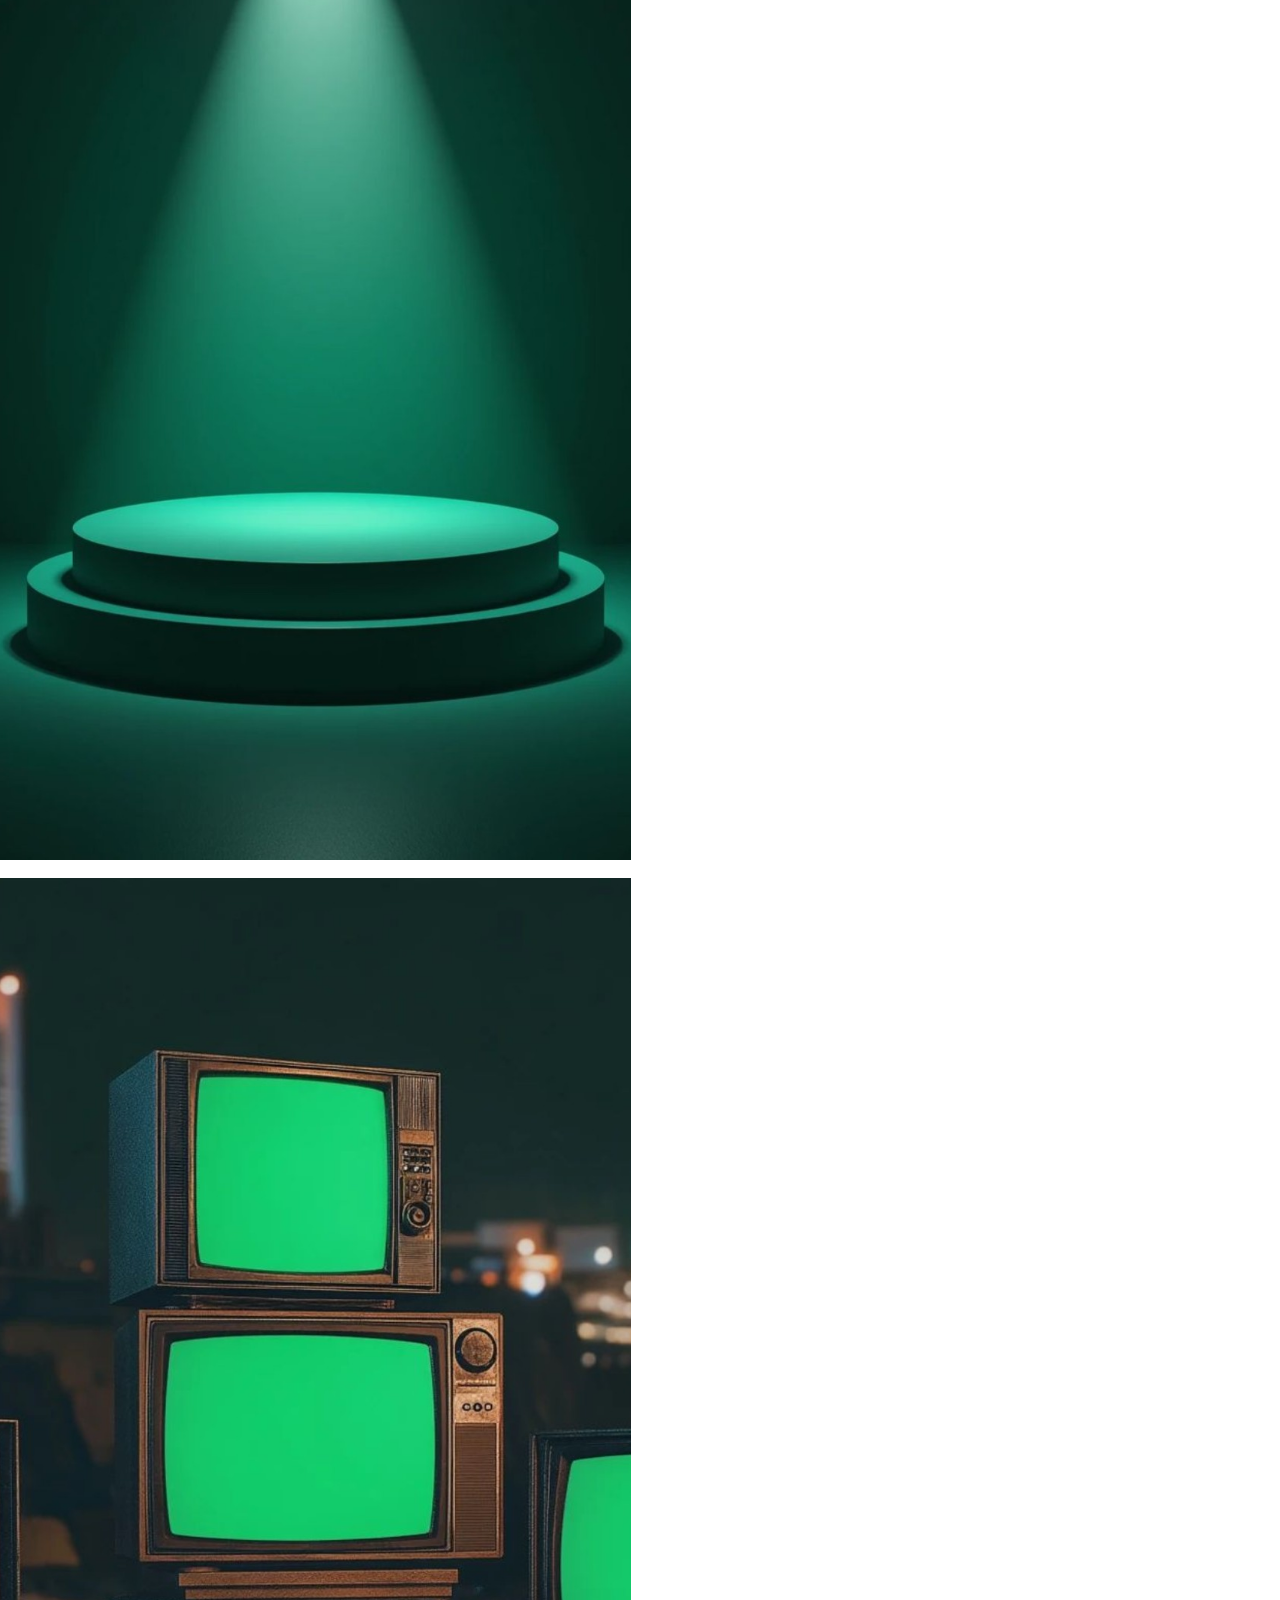
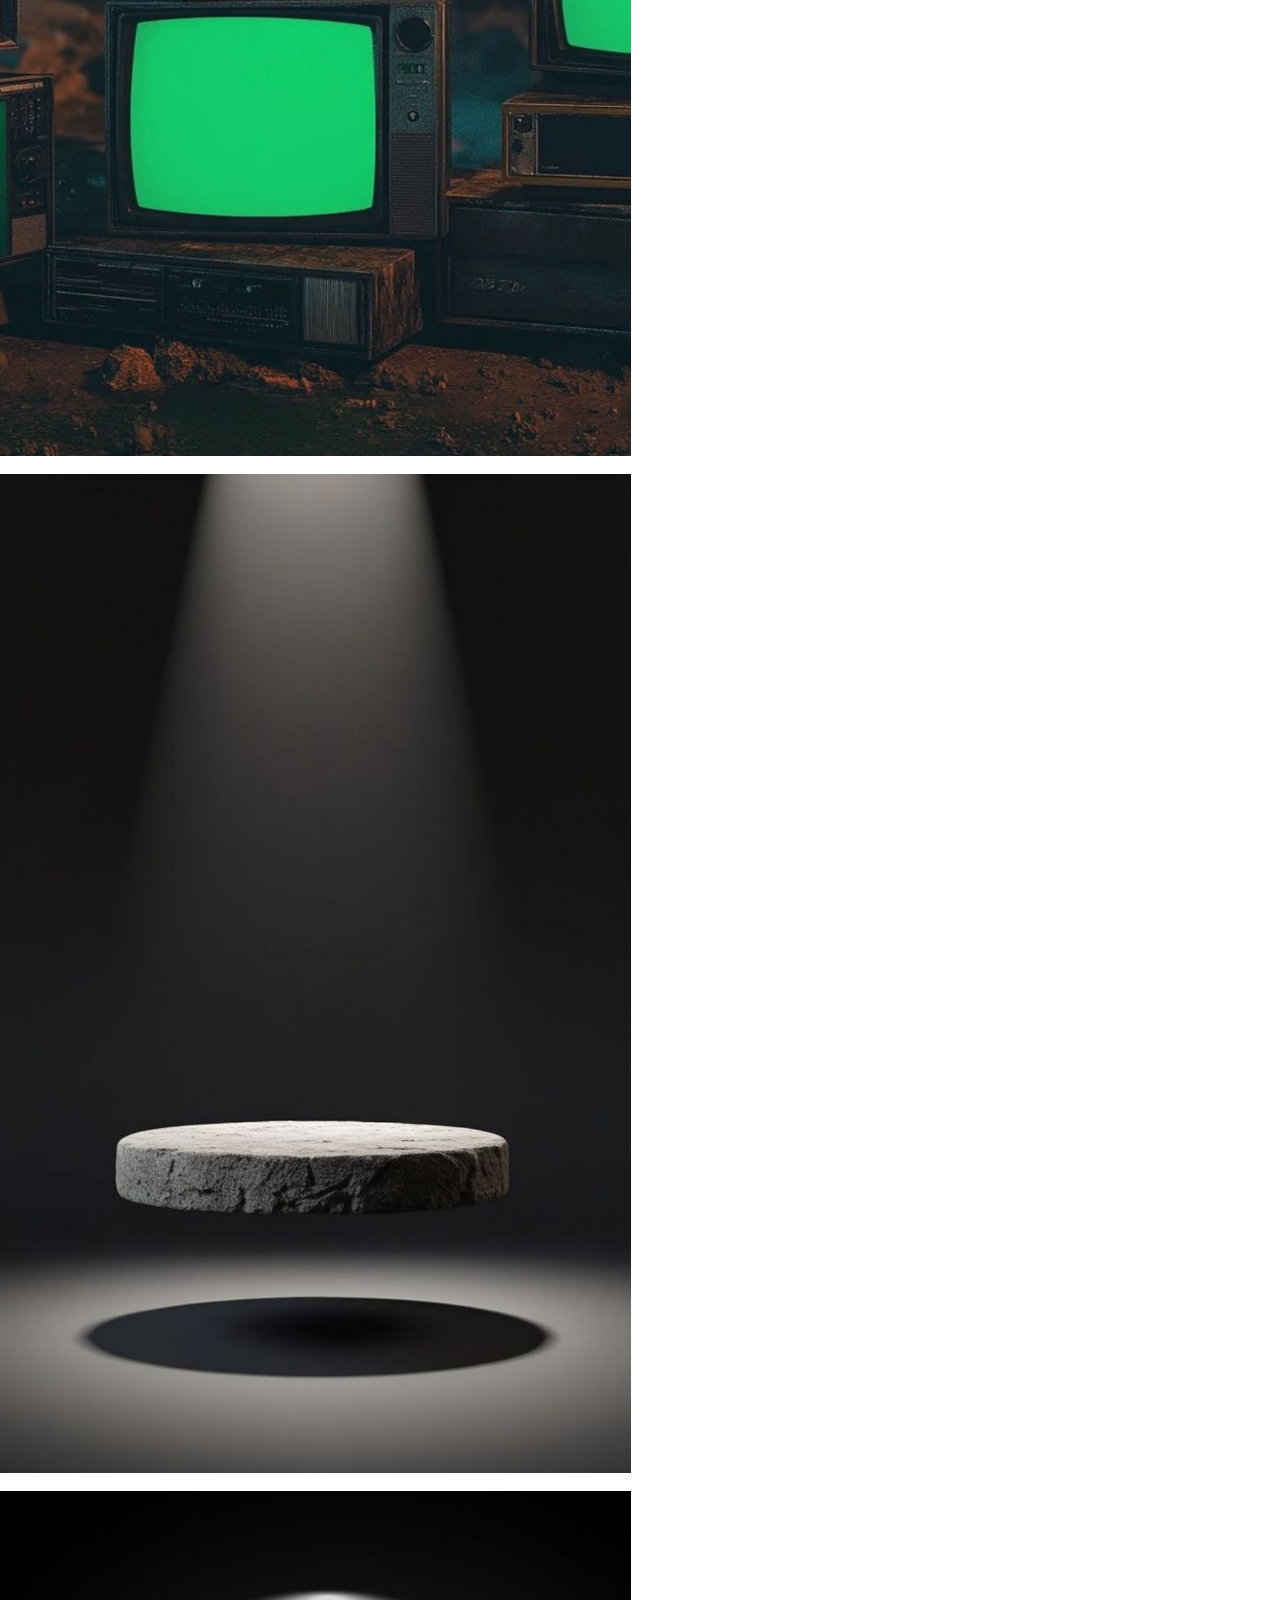
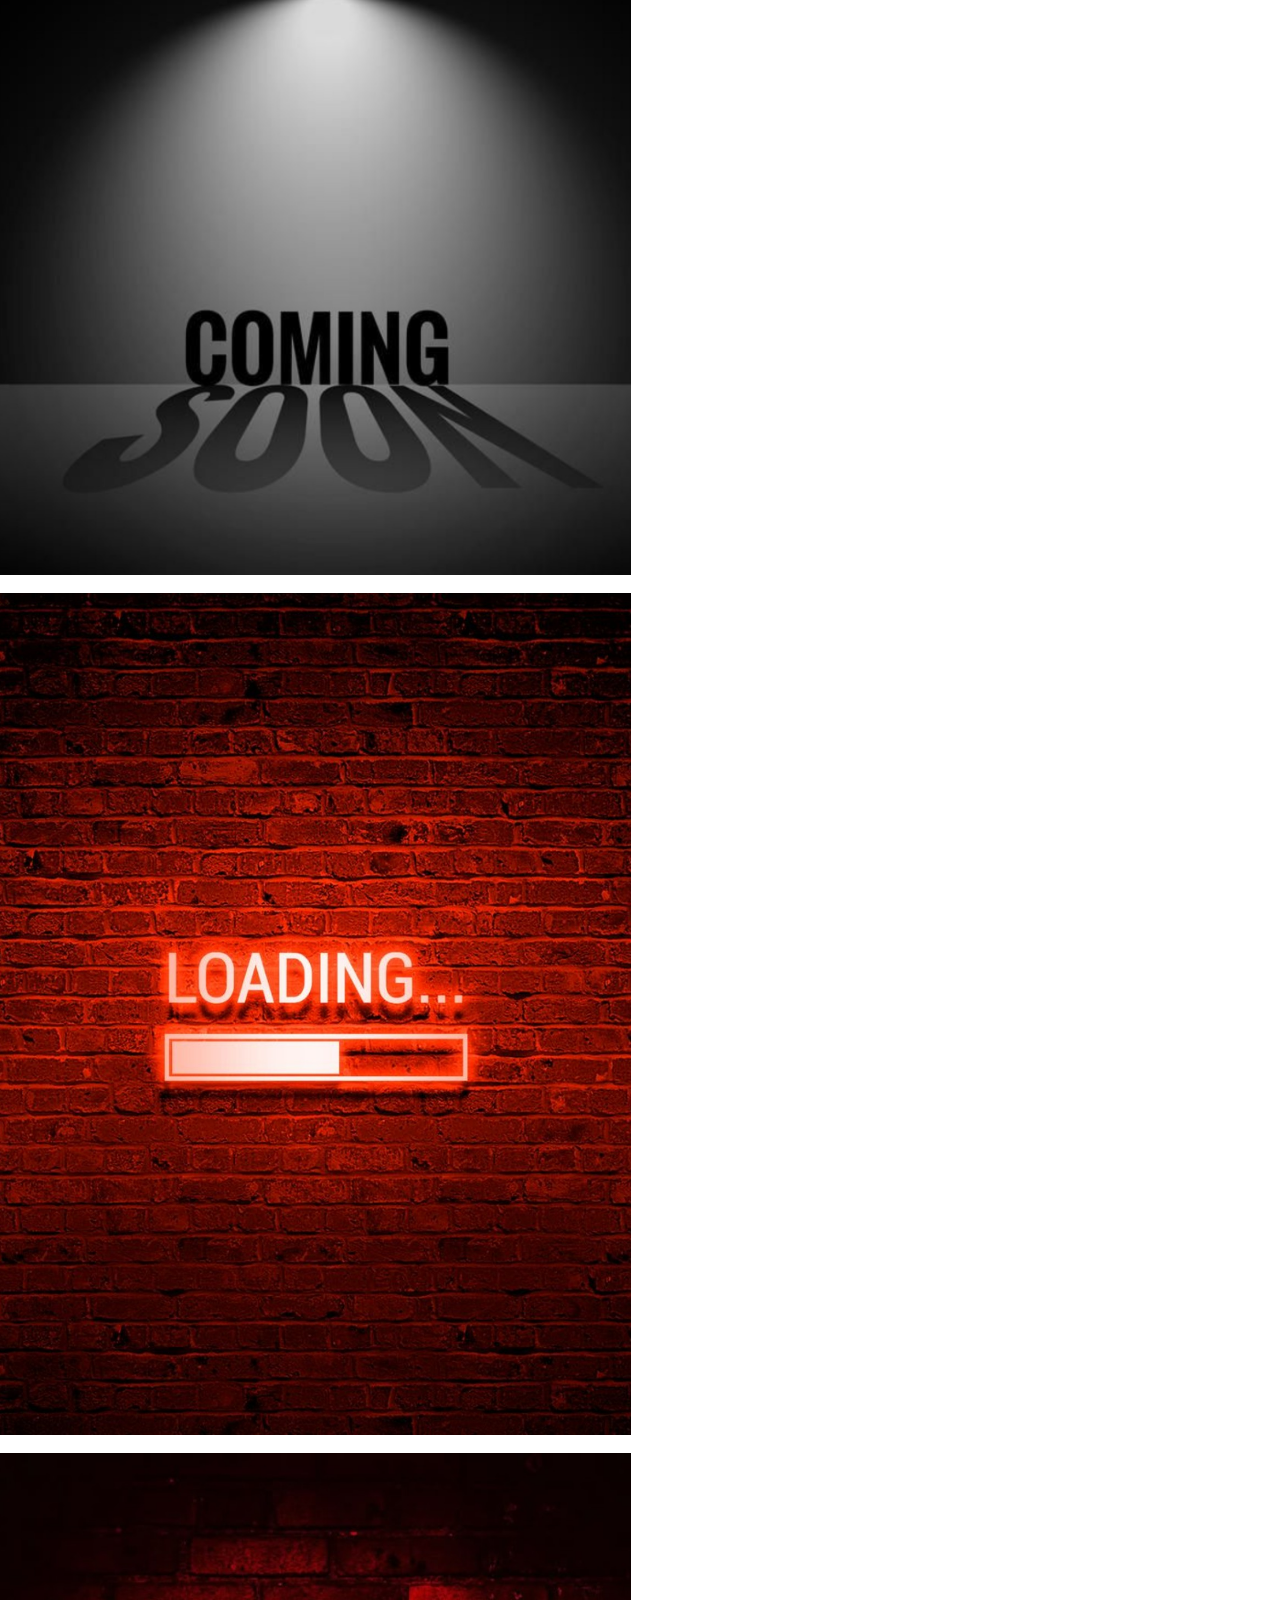
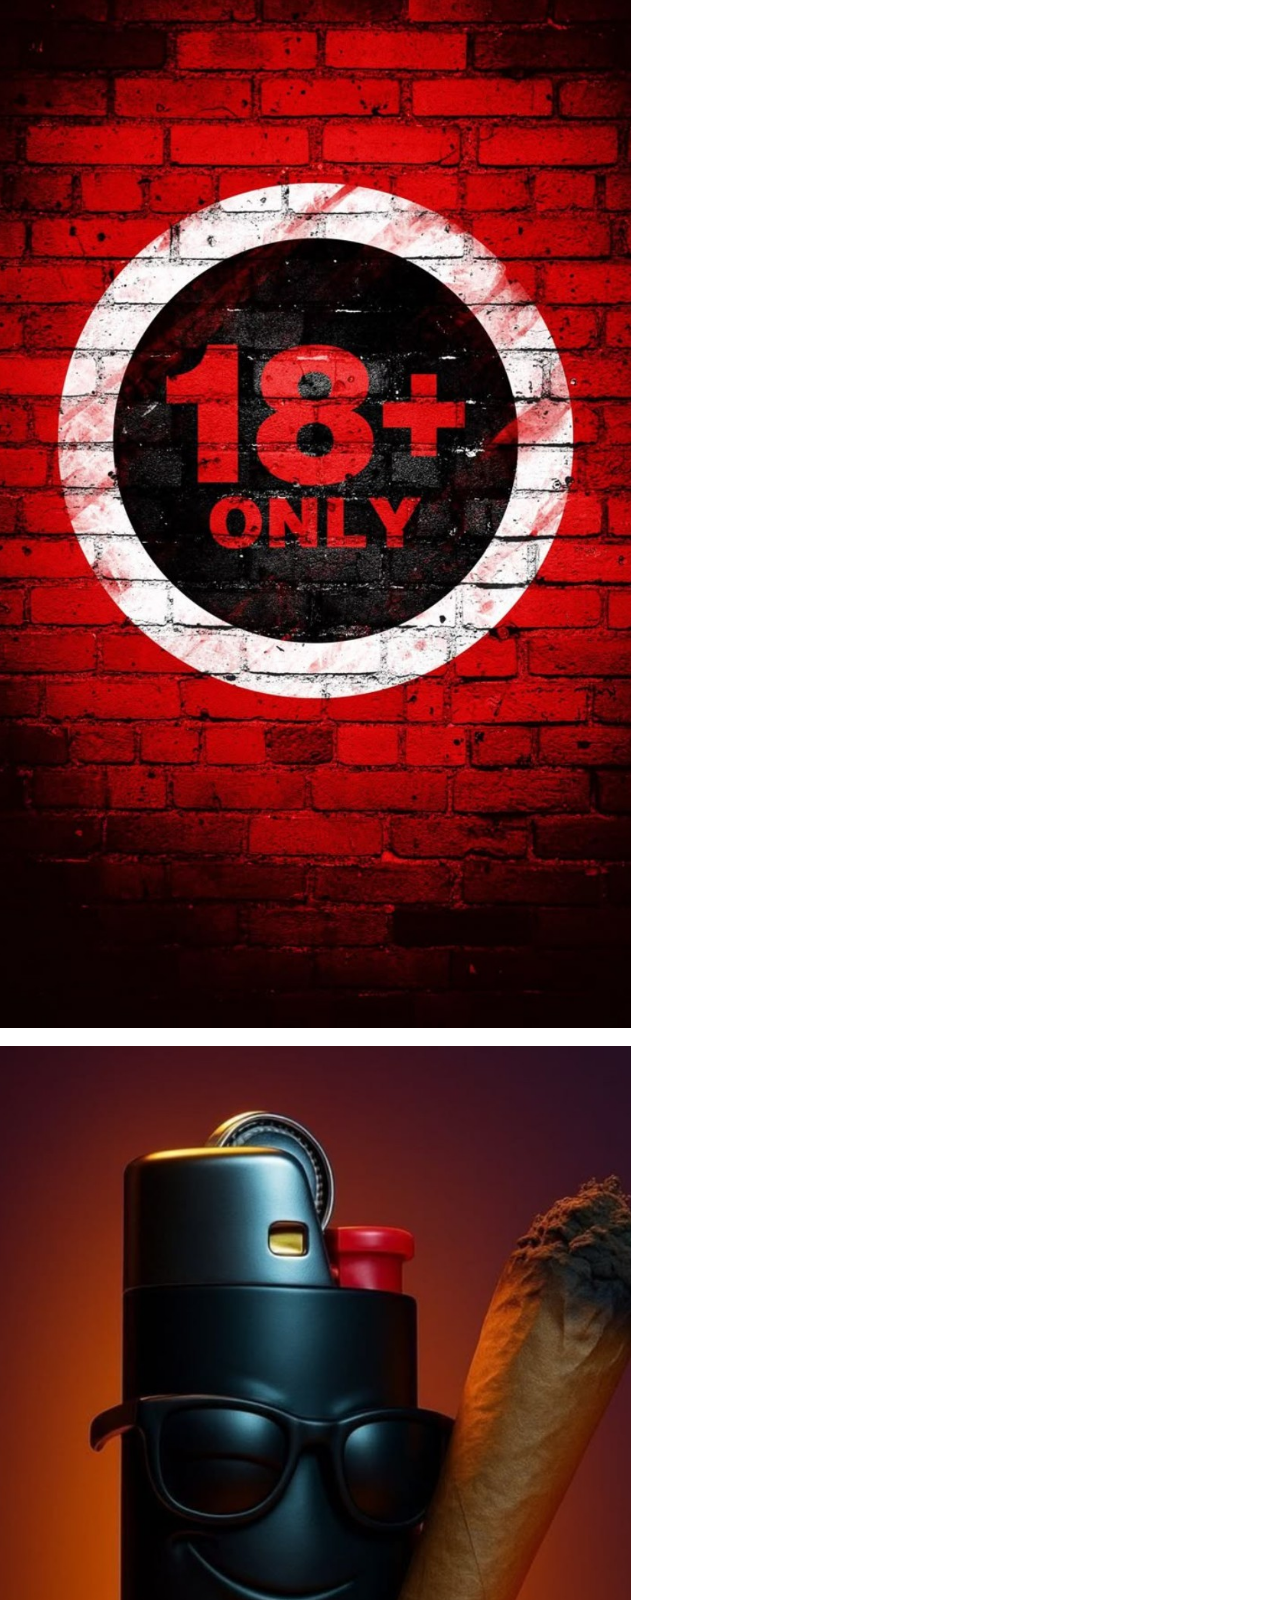
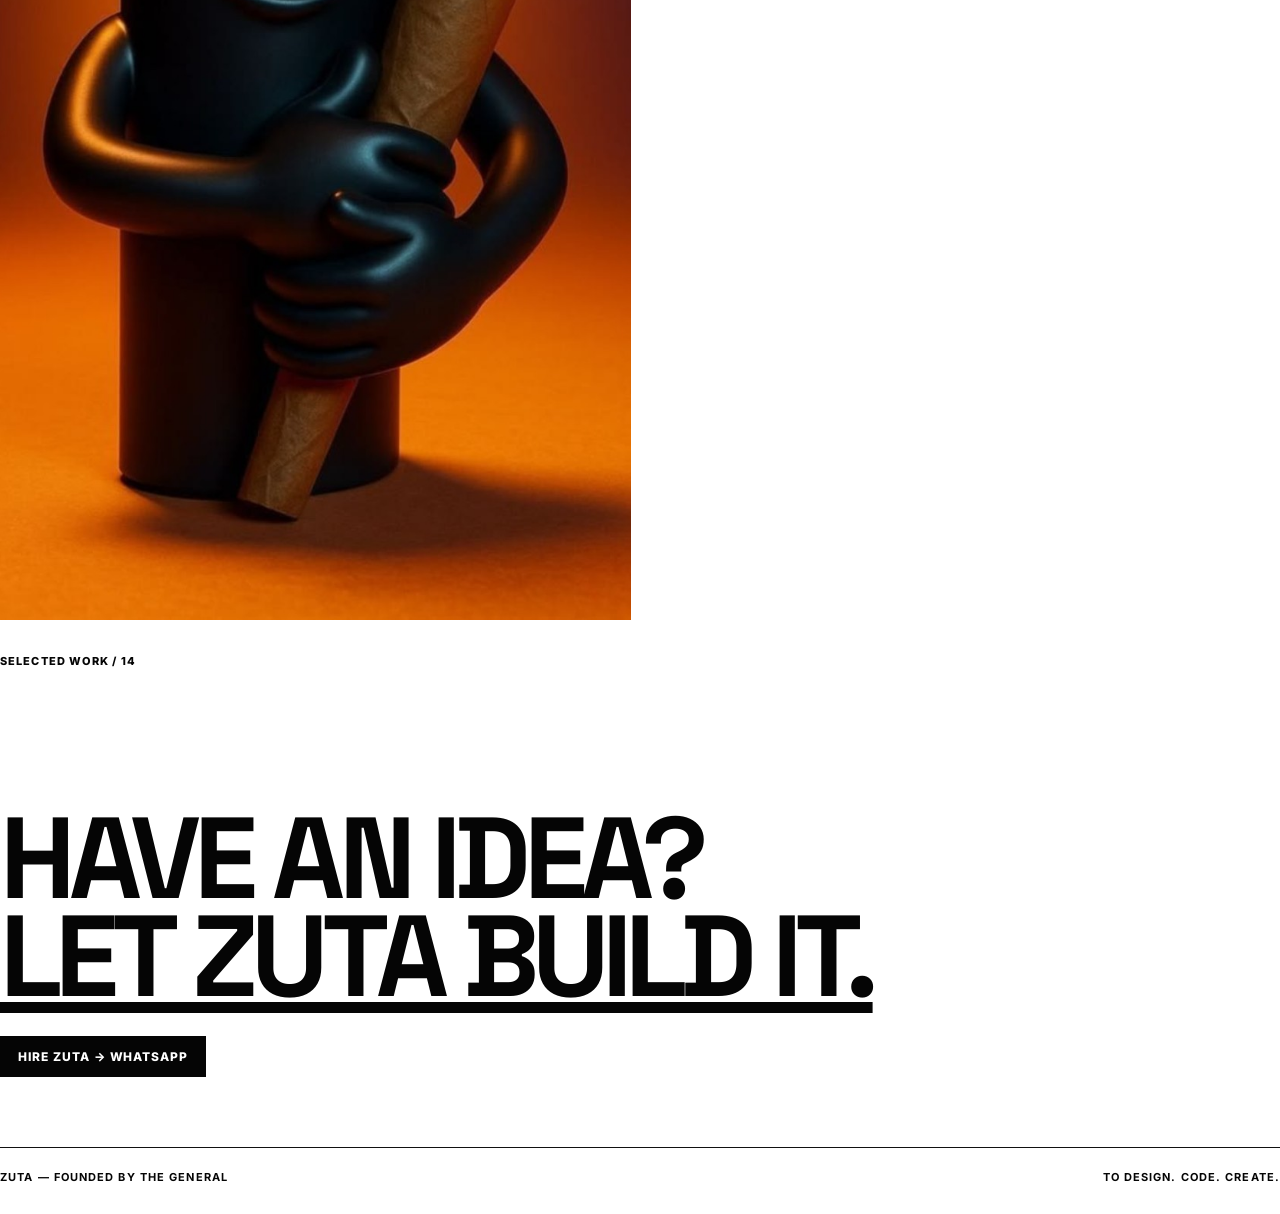
<file: graphic-design.html>
<!doctype html><html lang="en"><head><meta charset="utf-8"><meta name="viewport" content="width=device-width,initial-scale=1"><title>Graphic Design — ZUTA</title><link rel="stylesheet" href="styles.css"></head><body><header class="nav wrap">
<a href="index.html"><img src="logo.png" alt="ZUTA logo"></a>
<nav class="navlinks">
<a href="index.html">HOME</a><a href="about.html">ABOUT ZUTA</a><a href="graphic-design.html">GRAPHIC DESIGN</a><a href="vibe-coding.html">VIBE CODING</a>
</nav><a class="hire" href="https://wa.me/447735310361?text=Hi%20ZUTA%2C%20I%27d%20like%20to%20work%20with%20you.">HIRE ME</a><span class="mobile-menu">MENU</span>
</header>
<main>
<section class="pagehero wrap"><div class="label">ZUTA DESIGN</div><h1>MAKE THE<br>EYE YEARN<br>FOR MORE.</h1><p>Conceptual design, visual storytelling and creative direction. Every piece carries a message—and something deeper beneath it.</p></section>
<section class="section wrap"><div class="label">PORTFOLIO</div><div class="workgrid"><div><a class="workcard" href="design-01.jpg" target="_blank"><img src="design-01.jpg" alt="ZUTA graphic design portfolio work"></a><br><div class="workmeta">SELECTED WORK / 01</div></div><br><div><a class="workcard" href="design-02.jpg" target="_blank"><img src="design-02.jpg" alt="ZUTA graphic design portfolio work"></a><br><div class="workmeta">SELECTED WORK / 02</div></div><br><div><a class="workcard" href="design-03.jpg" target="_blank"><img src="design-03.jpg" alt="ZUTA graphic design portfolio work"><br></a><div class="workmeta">SELECTED WORK / 03</div></div><br><div><a class="workcard" href="design-04.jpg" target="_blank"><img src="design-04.jpg" alt="ZUTA graphic design portfolio work"></a><br><div class="workmeta">SELECTED WORK / 04</div></div><br><div><a class="workcard" href="design-05.jpg" target="_blank"><img src="design-05.jpg" alt="ZUTA graphic design portfolio work"></a><br><div class="workmeta">SELECTED WORK / 05</div></div><br><div><a class="workcard" href="design-06.jpg" target="_blank"><img src="design-06.jpg" alt="ZUTA graphic design portfolio work"></a><br><div class="workmeta">SELECTED WORK / 06</div></div><br><div><a class="workcard" href="design-07.jpg" target="_blank"><img src="design-07.jpg" alt="ZUTA graphic design portfolio work"></a><br><div class="workmeta">SELECTED WORK / 07</div></div><br><div><a class="workcard" href="design-08.jpg" target="_blank"><img src="design-08.jpg" alt="ZUTA graphic design portfolio work"></a><br><div class="workmeta">SELECTED WORK / 08</div></div><br><div><a class="workcard" href="design-09.jpg" target="_blank"><img src="design-09.jpg" alt="ZUTA graphic design portfolio work"></a><br><div class="workmeta">SELECTED WORK / 09</div></div><br><div><a class="workcard" href="design-10.jpg" target="_blank"><img src="design-10.jpg" alt="ZUTA graphic design portfolio work"></a><br><div class="workmeta">SELECTED WORK / 10</div></div><br><div><a class="workcard" href="design-11.jpg" target="_blank"><img src="design-11.jpg" alt="ZUTA graphic design portfolio work"></a><br><div class="workmeta">SELECTED WORK / 11</div></div><br><div><a class="workcard" href="design-12.jpg" target="_blank"><img src="design-12.jpg" alt="ZUTA graphic design portfolio work"></a><br><div class="workmeta">SELECTED WORK / 12</div></div><br><div><a class="workcard" href="design-13.jpg" target="_blank"><img src="design-13.jpg" alt="ZUTA graphic design portfolio work"></a><br><div class="workmeta">SELECTED WORK / 13</div></div><br><div><a class="workcard" href="design-14.jpg" target="_blank"><img src="design-14.jpg" alt="ZUTA graphic design portfolio work"></a><br><div class="workmeta">SELECTED WORK / 14</div></div><br></div></section>
</main>
<footer class="footer wrap">
<h2>HAVE AN IDEA?<br><u>LET ZUTA BUILD IT.</u></h2>
<a class="hire" href="https://wa.me/447735310361?text=Hi%20ZUTA%2C%20I%27d%20like%20to%20work%20with%20you." style="display:inline-block;margin-top:30px">HIRE ZUTA → WHATSAPP</a>
<div class="bottom"><span>ZUTA — FOUNDED BY THE GENERAL</span><span>TO DESIGN. CODE. CREATE.</span></div>
</footer></body></html>
</file>
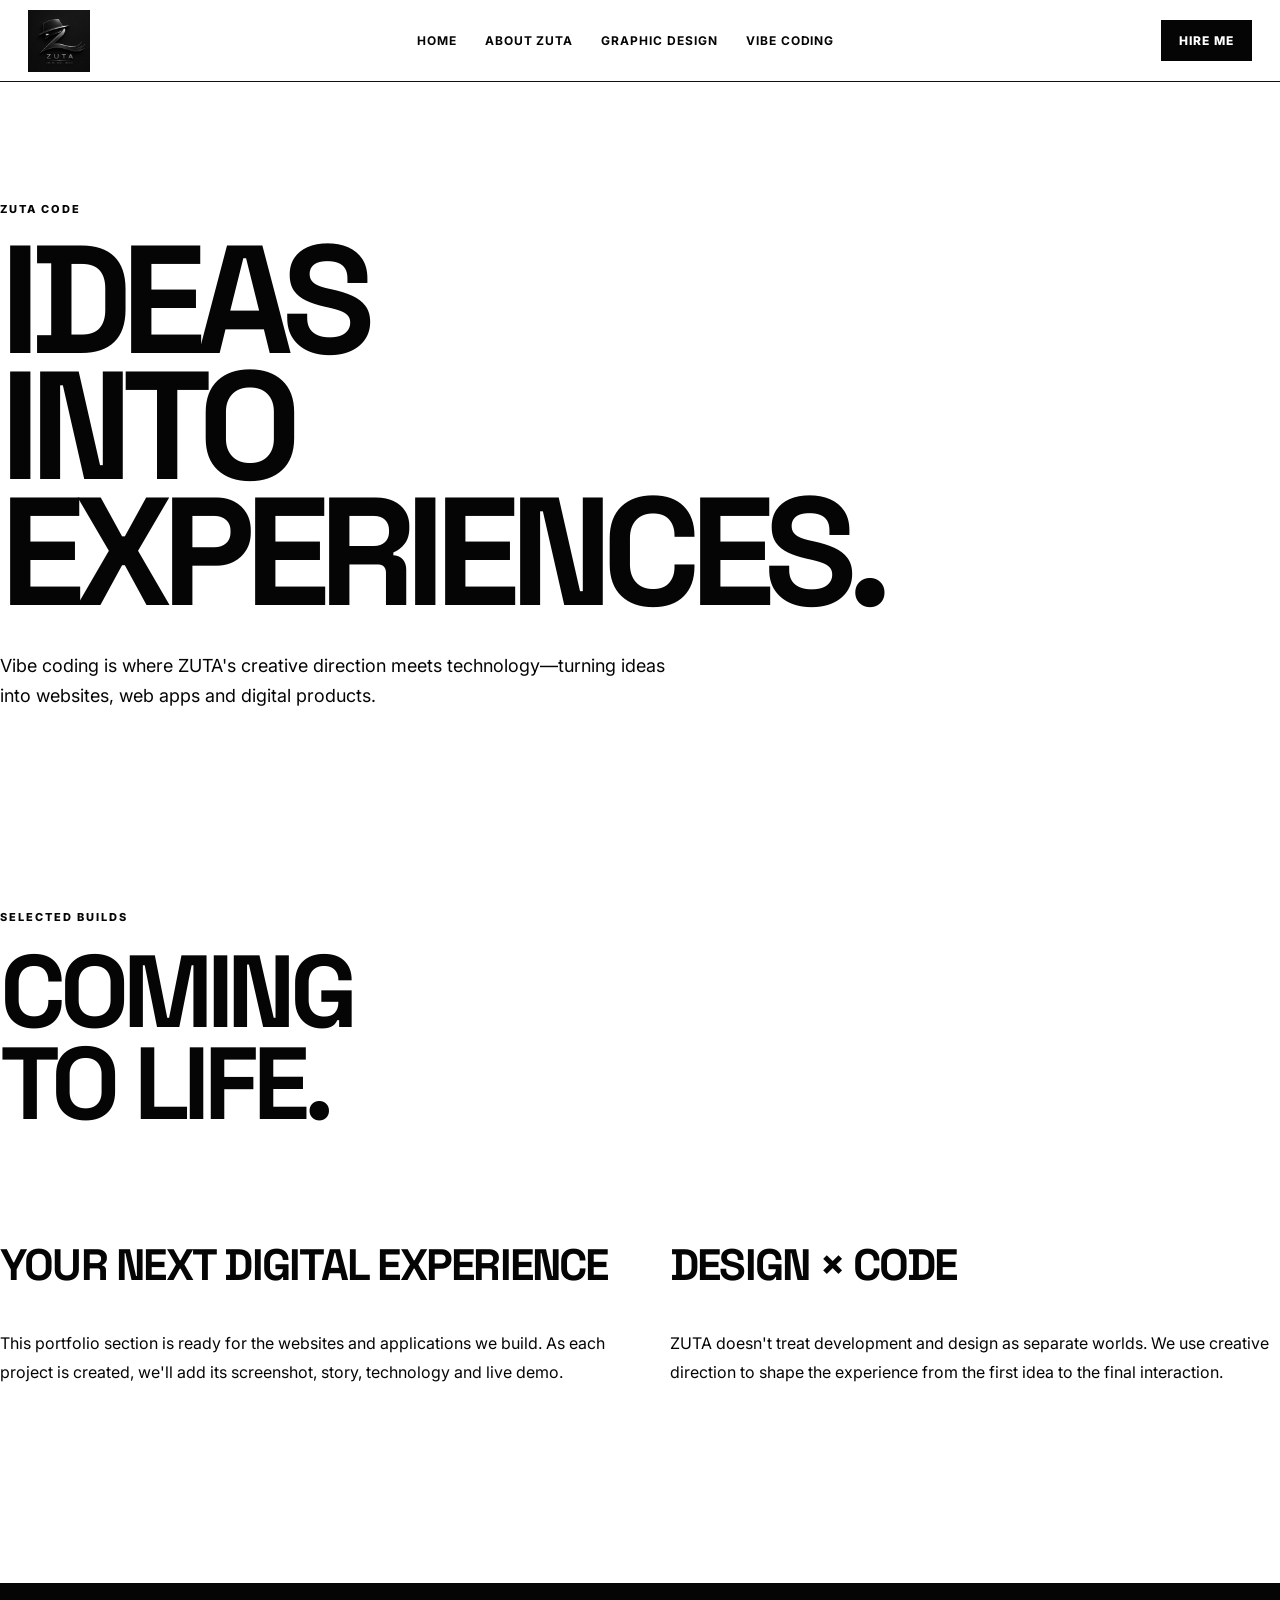
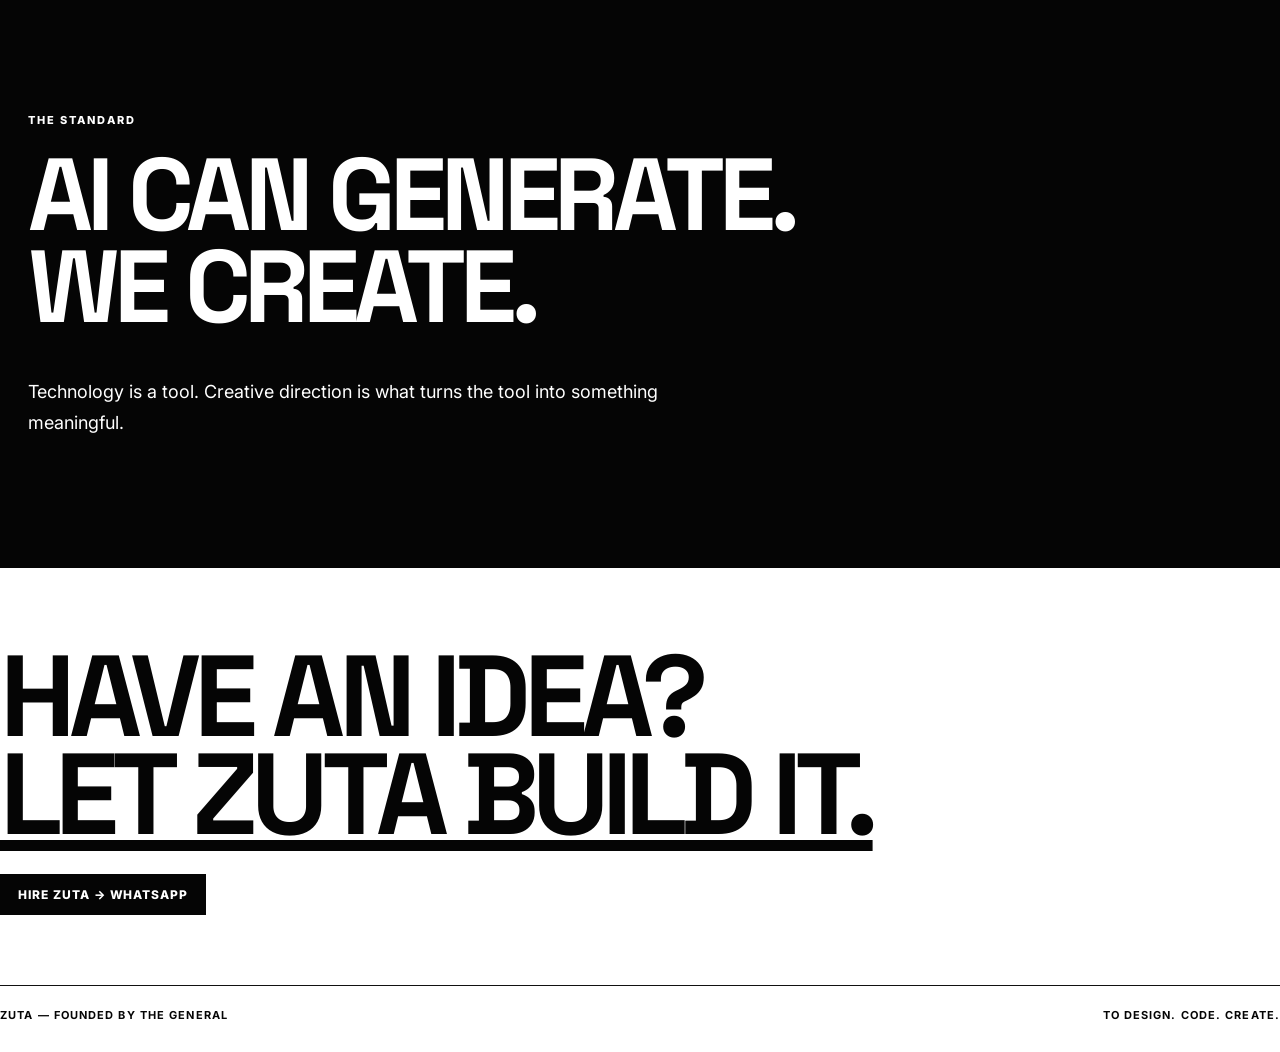
<file: vibe-coding.html>
<!doctype html><html lang="en"><head><meta charset="utf-8"><meta name="viewport" content="width=device-width,initial-scale=1"><title>Vibe Coding — ZUTA</title><link rel="stylesheet" href="styles.css"></head><body><header class="nav wrap">
<a href="index.html"><img src="logo.png" alt="ZUTA logo"></a>
<nav class="navlinks">
<a href="index.html">HOME</a><a href="about.html">ABOUT ZUTA</a><a href="graphic-design.html">GRAPHIC DESIGN</a><a href="vibe-coding.html">VIBE CODING</a>
</nav><a class="hire" href="https://wa.me/447735310361?text=Hi%20ZUTA%2C%20I%27d%20like%20to%20work%20with%20you.">HIRE ME</a><span class="mobile-menu">MENU</span>
</header>
<main>
<section class="pagehero wrap"><div class="label">ZUTA CODE</div><h1>IDEAS<br>INTO<br>EXPERIENCES.</h1><p>Vibe coding is where ZUTA's creative direction meets technology—turning ideas into websites, web apps and digital products.</p></section>
<section class="section wrap"><div class="label">SELECTED BUILDS</div><h2 class="section-title">COMING<br>TO LIFE.</h2>
<div class="aboutgrid">
<div><h2>YOUR NEXT DIGITAL EXPERIENCE</h2><p>This portfolio section is ready for the websites and applications we build. As each project is created, we'll add its screenshot, story, technology and live demo.</p></div>
<div><h2>DESIGN × CODE</h2><p>ZUTA doesn't treat development and design as separate worlds. We use creative direction to shape the experience from the first idea to the final interaction.</p></div>
</div></section>
<section class="statement"><div class="wrap"><div class="label">THE STANDARD</div><h2>AI CAN GENERATE.<br>WE CREATE.</h2><p>Technology is a tool. Creative direction is what turns the tool into something meaningful.</p></div></section>
</main>
<footer class="footer wrap">
<h2>HAVE AN IDEA?<br><u>LET ZUTA BUILD IT.</u></h2>
<a class="hire" href="https://wa.me/447735310361?text=Hi%20ZUTA%2C%20I%27d%20like%20to%20work%20with%20you." style="display:inline-block;margin-top:30px">HIRE ZUTA → WHATSAPP</a>
<div class="bottom"><span>ZUTA — FOUNDED BY THE GENERAL</span><span>TO DESIGN. CODE. CREATE.</span></div>
</footer></body></html>
</file>
<file: styles.css>
@import url('https://fonts.googleapis.com/css2?family=Inter:wght@400;500;600;700;800;900&family=Space+Grotesk:wght@500;600;700&display=swap');
*{box-sizing:border-box}html{scroll-behavior:smooth}body{margin:0;background:#fff;color:#050505;font-family:Inter,Arial,sans-serif}a{color:inherit;text-decoration:none}img{max-width:100%;display:block}.wrap{max-width:1280px;margin:auto;padding:0 28px}.nav{height:82px;display:flex;align-items:center;justify-content:space-between;border-bottom:1px solid #111}.nav img{width:62px;height:auto}.navlinks{display:flex;gap:28px;font-size:12px;font-weight:700;letter-spacing:.08em}.hire{background:#050505;color:#fff;padding:13px 18px;font-weight:800;font-size:12px;letter-spacing:.08em}.hero{min-height:calc(100vh - 82px);display:flex;flex-direction:column;justify-content:center;padding:70px 0}.eyebrow{font-size:12px;font-weight:800;letter-spacing:.18em;margin-bottom:24px}.hero h1{font-family:"Space Grotesk",sans-serif;font-size:clamp(70px,13vw,190px);line-height:.82;letter-spacing:-.075em;margin:0;max-width:1050px}.hero h1 span{display:block}.hero .sub{max-width:620px;font-size:18px;line-height:1.6;margin-top:42px}.hero .cta{display:inline-block;margin-top:28px;background:#050505;color:#fff;padding:17px 24px;font-weight:800;letter-spacing:.08em;font-size:12px}.statement{background:#050505;color:#fff;padding:130px 0}.statement h2,.section-title{font-family:"Space Grotesk",sans-serif;font-size:clamp(48px,8vw,112px);line-height:.9;letter-spacing:-.06em;margin:0}.statement p{max-width:650px;font-size:18px;line-height:1.7;margin:44px 0 0}.section{padding:110px 0}.label{font-size:11px;font-weight:800;letter-spacing:.18em;margin-bottom:22px}.workgrid{display:grid;grid-template-columns:repeat(2,1fr);gap:18px;margin-top:48px}.workcard{position:relative;overflow:hidden;background:#eee;min-height:300px}.workcard img{width:100%;height:100%;object-fit:cover;transition:transform .6s}.workcard:hover img{transform:scale(1.03)}.workcard:nth-child(3n){grid-column:span 2}.workmeta{padding:14px 0 5px;font-size:11px;font-weight:800;letter-spacing:.1em}.duo{display:grid;grid-template-columns:1fr 1fr;min-height:560px}.duo>div{padding:70px 50px;display:flex;flex-direction:column;justify-content:flex-end}.duo .black{background:#050505;color:#fff}.duo h3{font-family:"Space Grotesk";font-size:clamp(52px,7vw,100px);margin:0;letter-spacing:-.06em}.duo p{max-width:420px;line-height:1.6}.outline-btn{display:inline-block;border:1px solid currentColor;padding:14px 18px;margin-top:20px;width:max-content;font-size:11px;font-weight:800;letter-spacing:.1em}.general{background:#050505;color:#fff;padding:130px 0}.general h2{font-family:"Space Grotesk";font-size:clamp(60px,10vw,150px);line-height:.82;letter-spacing:-.07em;margin:0}.general p{max-width:650px;font-size:19px;line-height:1.7;margin-top:40px}.footer{padding:80px 0 30px}.footer h2{font-family:"Space Grotesk";font-size:clamp(50px,9vw,120px);line-height:.85;letter-spacing:-.06em;margin:0}.footer .bottom{display:flex;justify-content:space-between;border-top:1px solid #111;margin-top:70px;padding-top:22px;font-size:11px;font-weight:700;letter-spacing:.1em}.pagehero{padding:120px 0 70px}.pagehero h1{font-family:"Space Grotesk";font-size:clamp(70px,12vw,170px);line-height:.82;letter-spacing:-.07em;margin:0}.pagehero p{max-width:680px;font-size:18px;line-height:1.7;margin-top:35px}.aboutgrid{display:grid;grid-template-columns:1fr 1fr;gap:60px;padding:70px 0}.aboutgrid h2{font-family:"Space Grotesk";font-size:44px;letter-spacing:-.04em}.aboutgrid p{line-height:1.8}.servicegrid{display:grid;grid-template-columns:repeat(2,1fr);gap:1px;background:#111;margin-top:60px}.service{background:#fff;padding:38px}.service h3{font-family:"Space Grotesk";font-size:32px;margin:0 0 15px}.service p{line-height:1.6}.mobile-menu{display:none}
@media(max-width:800px){.wrap{padding:0 18px}.nav{height:72px}.nav img{width:52px}.navlinks{display:none}.mobile-menu{display:block;font-size:11px;font-weight:800}.hero{min-height:80vh;padding:55px 0}.hero h1{font-size:clamp(64px,19vw,120px)}.hero .sub{font-size:16px}.statement,.general{padding:85px 0}.section{padding:80px 0}.workgrid{grid-template-columns:1fr}.workcard:nth-child(3n){grid-column:auto}.duo{grid-template-columns:1fr}.duo>div{min-height:400px;padding:35px 25px}.aboutgrid{grid-template-columns:1fr;gap:20px;padding:40px 0}.servicegrid{grid-template-columns:1fr}.footer .bottom{flex-direction:column;gap:15px}}
</file>
